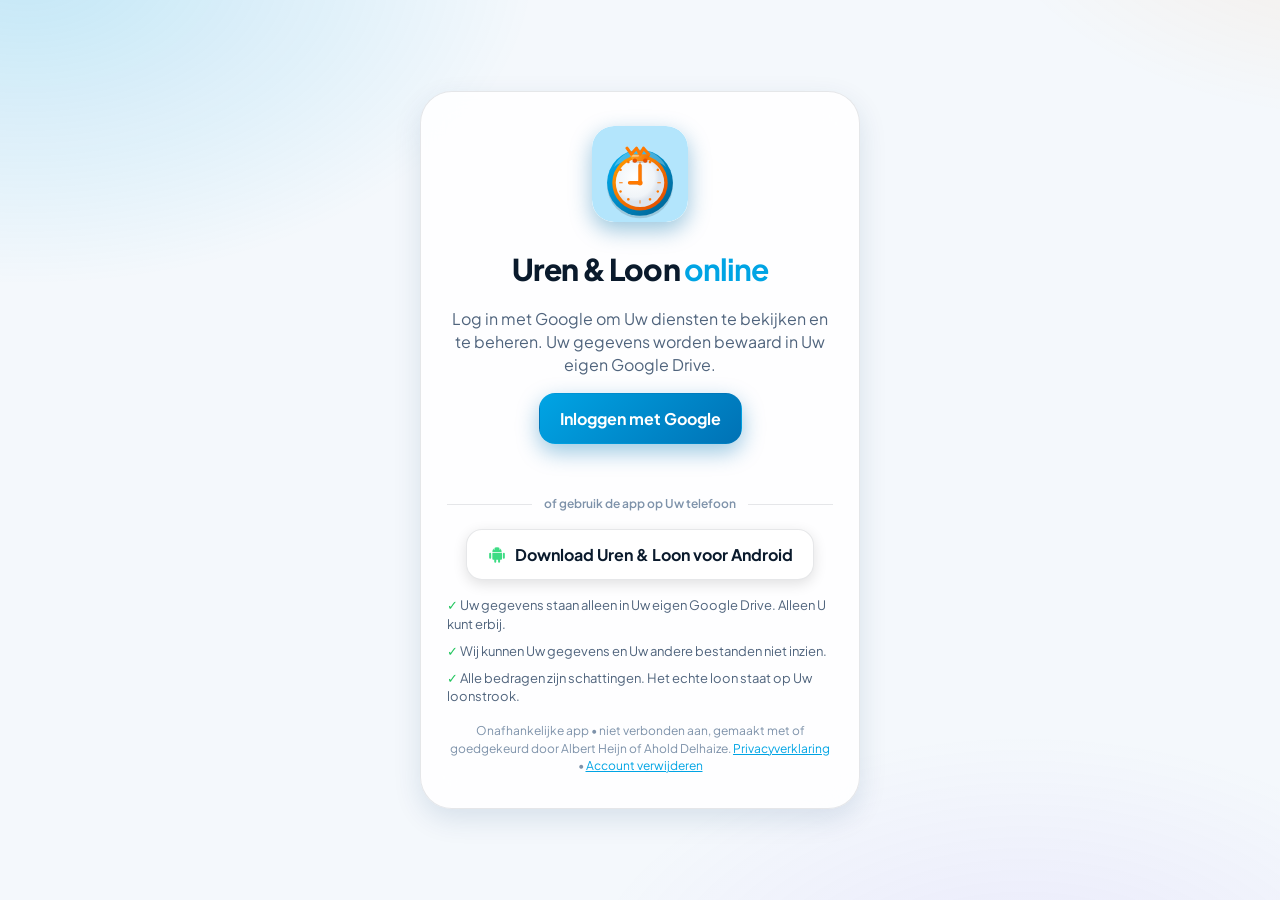
<file: index.html>
<!doctype html>
<html lang="nl">
<head>
  <meta charset="utf-8">
  <meta name="viewport" content="width=device-width, initial-scale=1, viewport-fit=cover">
  <meta name="theme-color" content="#00A4E4">
  <meta name="color-scheme" content="dark light">
  <meta name="description" content="Uren & Loon online: houd Uw werkuren bij en zie ongeveer wat U gaat verdienen. Onafhankelijke app, niet verbonden aan Albert Heijn of Ahold Delhaize.">
  <meta name="referrer" content="no-referrer">
  <title>Uren &amp; Loon online</title>
  <link rel="icon" href="icon.svg" type="image/svg+xml">
  <link rel="icon" href="favicon-32.png" type="image/png" sizes="32x32">
  <link rel="apple-touch-icon" href="apple-touch-icon.png">
  <meta name="apple-mobile-web-app-title" content="Uren & Loon online">
  <meta name="application-name" content="Uren & Loon online">
  <link rel="manifest" href="manifest.webmanifest">
  <link rel="preload" href="fonts/plus-jakarta-sans-latin-400-normal.woff2" as="font" type="font/woff2" crossorigin>
  <link rel="preload" href="fonts/plus-jakarta-sans-latin-800-normal.woff2" as="font" type="font/woff2" crossorigin>
  <link rel="stylesheet" href="style.css">
</head>
<body>
  <noscript><p style="padding:24px;font-family:sans-serif">Uren &amp; Loon online heeft JavaScript nodig om te werken.</p></noscript>

  <!-- Laadscherm -->
  <div id="splash" class="splash" role="status" aria-live="polite">
    <div class="logo-mark big"><img src="icon.svg" alt="" width="96" height="96" decoding="async"></div>
    <h1>Uren &amp; Loon <span class="online">online</span></h1>
    <p>Uw uren en geschatte loon in één overzicht</p>
    <p class="fine">Onafhankelijke app • niet verbonden aan Albert Heijn of Ahold Delhaize</p>
  </div>

  <!-- Inlogscherm: inloggen is verplicht -->
  <main id="login" class="login hidden" aria-labelledby="login-title">
    <div class="login-card">
      <div class="logo-mark big"><img src="icon.svg" alt="" width="96" height="96" decoding="async"></div>
      <h1 id="login-title">Uren &amp; Loon <span class="online">online</span></h1>
      <p class="lead">Log in met Google om Uw diensten te bekijken en te beheren. Uw gegevens worden bewaard in Uw eigen Google Drive.</p>
      <button id="btn-login" class="btn primary" type="button">Inloggen met Google</button>
      <p id="login-msg" class="login-msg" role="alert"></p>
      <div class="login-or"><span>of gebruik de app op Uw telefoon</span></div>
      <button id="btn-android" class="btn android" type="button" aria-haspopup="dialog">
        <svg viewBox="0 0 24 24" width="20" height="20" aria-hidden="true"><path fill="currentColor" d="M17.6 9.5a5.6 5.6 0 0 0-11.2 0zM8.7 6.6a.7.7 0 1 1 0-1.4.7.7 0 0 1 0 1.4zm6.6 0a.7.7 0 1 1 0-1.4.7.7 0 0 1 0 1.4zM6.4 10.4v7.2c0 .8.6 1.4 1.4 1.4h.9v2.4a1.2 1.2 0 0 0 2.4 0V19h2.2v2.4a1.2 1.2 0 0 0 2.4 0V19h.9c.8 0 1.4-.6 1.4-1.4v-7.2zM3.8 10.4a1.2 1.2 0 0 0-1.2 1.2v4.8a1.2 1.2 0 0 0 2.4 0v-4.8a1.2 1.2 0 0 0-1.2-1.2zm16.4 0a1.2 1.2 0 0 0-1.2 1.2v4.8a1.2 1.2 0 0 0 2.4 0v-4.8a1.2 1.2 0 0 0-1.2-1.2z"/></svg>
        Download Uren &amp; Loon voor Android
      </button>
      <ul class="login-points">
        <li>Uw gegevens staan alleen in Uw eigen Google Drive. Alleen U kunt erbij.</li>
        <li>Wij kunnen Uw gegevens en Uw andere bestanden niet inzien.</li>
        <li>Alle bedragen zijn schattingen. Het echte loon staat op Uw loonstrook.</li>
      </ul>
      <p class="fine">Onafhankelijke app • niet verbonden aan, gemaakt met of goedgekeurd door Albert Heijn of Ahold Delhaize. <a href="privacy.html">Privacyverklaring</a> • <a href="#account-verwijderen" id="lnk-delete">Account verwijderen</a></p>
    </div>
  </main>

  <!-- Android-app downloaden: bereikbaar zonder in te loggen -->
  <dialog id="install" class="install-dialog" aria-labelledby="inst-title">
    <form method="dialog" class="inst-head">
      <h2 id="inst-title">Uren &amp; Loon voor Android</h2>
      <button class="inst-close" value="close" aria-label="Sluiten">&times;</button>
    </form>
    <div id="inst-step1">
      <div class="inst-notice">
        <h3>Belangrijk!</h3>
        <ul>
          <li>Gebruik de app uitsluitend voor het doel waarvoor hij bedoeld is: Uw uren bijhouden en Uw loon schatten.</li>
          <li>Pas de app niet zelf aan. Komt U een probleem of fout tegen, stuur mij dan een DM via TikTok. Ik probeer het zo snel mogelijk op te lossen.</li>
          <li>De app bevindt zich momenteel in de testfase. Daardoor kunnen bepaalde functies ontbreken of niet goed werken.</li>
          <li>De app is uitsluitend beschikbaar voor Android.</li>
        </ul>
      </div>
      <p class="inst-text">Voor feedback of het melden van problemen kunt U contact met mij opnemen via een DM op TikTok. Beschrijf daarbij zo duidelijk mogelijk wat er misgaat, zodat ik het probleem kan onderzoeken en waar mogelijk kan aanpassen.</p>
      <p class="inst-version">Uren &amp; Loon versie: 1.5.0</p>
      <label class="inst-agree"><input id="inst-agree" type="checkbox"><span>Ik heb de bovenstaande informatie gelezen en begrijp dat Uren &amp; Loon zich momenteel in de testfase bevindt en dat er fouten of ontbrekende functies kunnen voorkomen.</span></label>
      <button id="inst-go" class="btn primary" type="button" disabled>Installeren!</button>
    </div>
    <div id="inst-step2" hidden></div>
  </dialog>

  <!-- De app -->
  <div id="app" class="app hidden">
    <header class="topbar">
      <div>
                <h1 id="title" class="title"></h1>
      </div>
      <div class="topbar-right">
        <button id="sync-pill" class="sync-pill" type="button" aria-live="polite"></button>
        <div class="logo-mark small" aria-hidden="true"><img src="icon.svg" alt="" width="40" height="40" decoding="async"></div>
      </div>
    </header>
    <div id="period-bar" class="period-bar" role="tablist" aria-label="Loonperiode"></div>
    <main id="view" class="view"></main>

    <nav class="nav" aria-label="Hoofdnavigatie">
      <div class="nav-brand" aria-hidden="true"><div class="logo-mark small"><img src="icon.svg" alt="" width="40" height="40" decoding="async"></div><div><b>Uren &amp; Loon <span class="online">online</span></b><small>Uw uren en loon</small></div></div>
      <div class="nav-pill" id="nav-pill">
        <span class="nav-indicator" id="nav-ind"></span>
        <button data-tab="dashboard" type="button"><svg viewBox="0 0 24 24" aria-hidden="true"><path d="M3 13h8V3H3v10zm0 8h8v-6H3v6zm10 0h8V11h-8v10zm0-18v6h8V3h-8z"/></svg><span>Dashboard</span></button>
        <button data-tab="shifts" type="button"><svg viewBox="0 0 24 24" aria-hidden="true"><path d="M7 2v2H5a2 2 0 0 0-2 2v14a2 2 0 0 0 2 2h14a2 2 0 0 0 2-2V6a2 2 0 0 0-2-2h-2V2h-2v2H9V2H7zm-2 8h14v10H5V10z"/></svg><span>Shifts</span></button>
        <button data-tab="settings" type="button"><svg viewBox="0 0 24 24" aria-hidden="true"><path d="M19.4 13a7.8 7.8 0 0 0 0-2l2.1-1.6a.5.5 0 0 0 .1-.6l-2-3.5a.5.5 0 0 0-.6-.2l-2.5 1a7.3 7.3 0 0 0-1.7-1l-.4-2.6a.5.5 0 0 0-.5-.4h-4a.5.5 0 0 0-.5.4l-.4 2.6c-.6.3-1.2.6-1.7 1l-2.5-1a.5.5 0 0 0-.6.2l-2 3.5a.5.5 0 0 0 .1.6L4.6 11a7.8 7.8 0 0 0 0 2l-2.1 1.6a.5.5 0 0 0-.1.6l2 3.5c.1.2.4.3.6.2l2.5-1c.5.4 1.1.7 1.7 1l.4 2.6c0 .2.2.4.5.4h4c.3 0 .5-.2.5-.4l.4-2.6c.6-.3 1.2-.6 1.7-1l2.5 1c.2.1.5 0 .6-.2l2-3.5a.5.5 0 0 0-.1-.6L19.4 13zM12 15.5a3.5 3.5 0 1 1 0-7 3.5 3.5 0 0 1 0 7z"/></svg><span>Instellingen</span></button>
      </div>
      <button id="fab" class="fab" type="button" aria-label="Nieuwe dienst"><svg viewBox="0 0 24 24" aria-hidden="true"><path d="M19 13h-6v6h-2v-6H5v-2h6V5h2v6h6v2z"/></svg></button>
      <p class="nav-foot">Onafhankelijke app • niet verbonden aan Albert Heijn of Ahold Delhaize</p>
    </nav>
  </div>

  <div id="modal-root"></div>
  <div id="snackbar" class="snackbar" role="status" aria-live="polite"></div>

  <script type="module" src="app.js"></script>
</body>
</html>
</file>
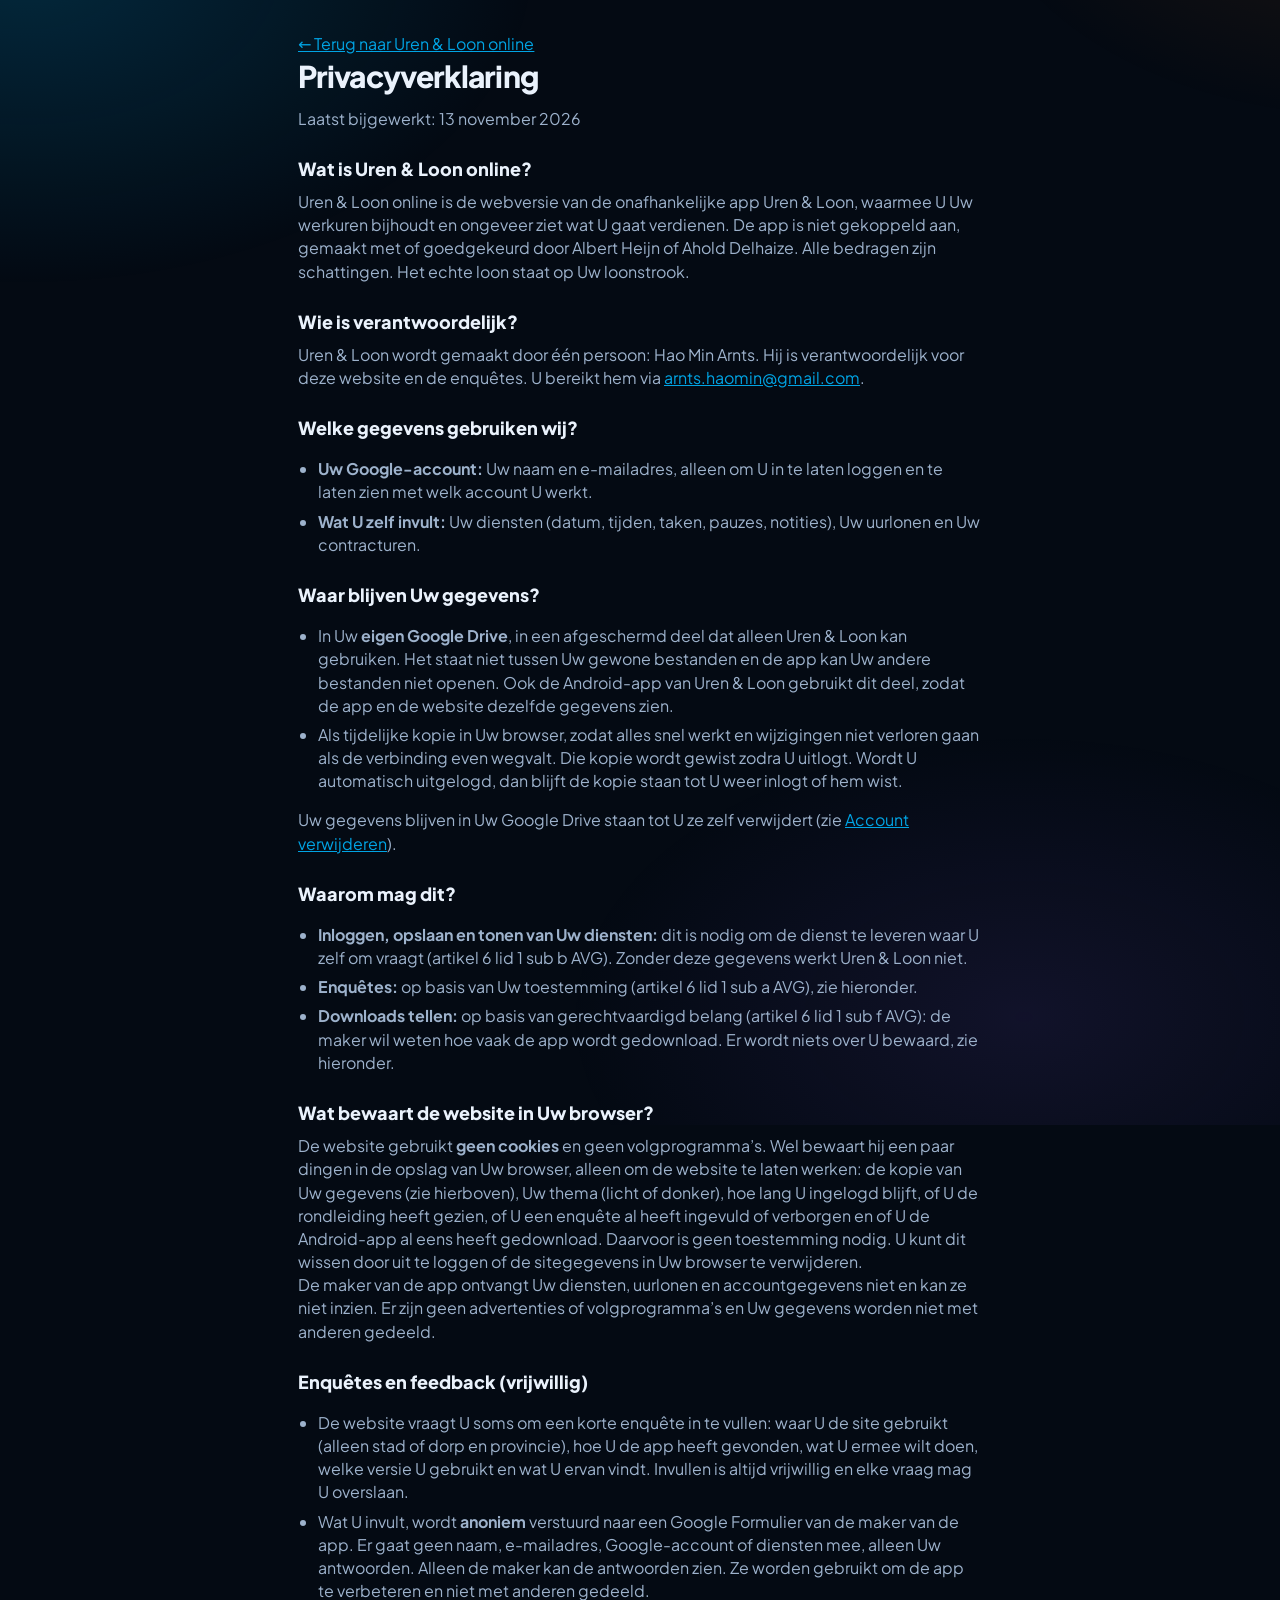
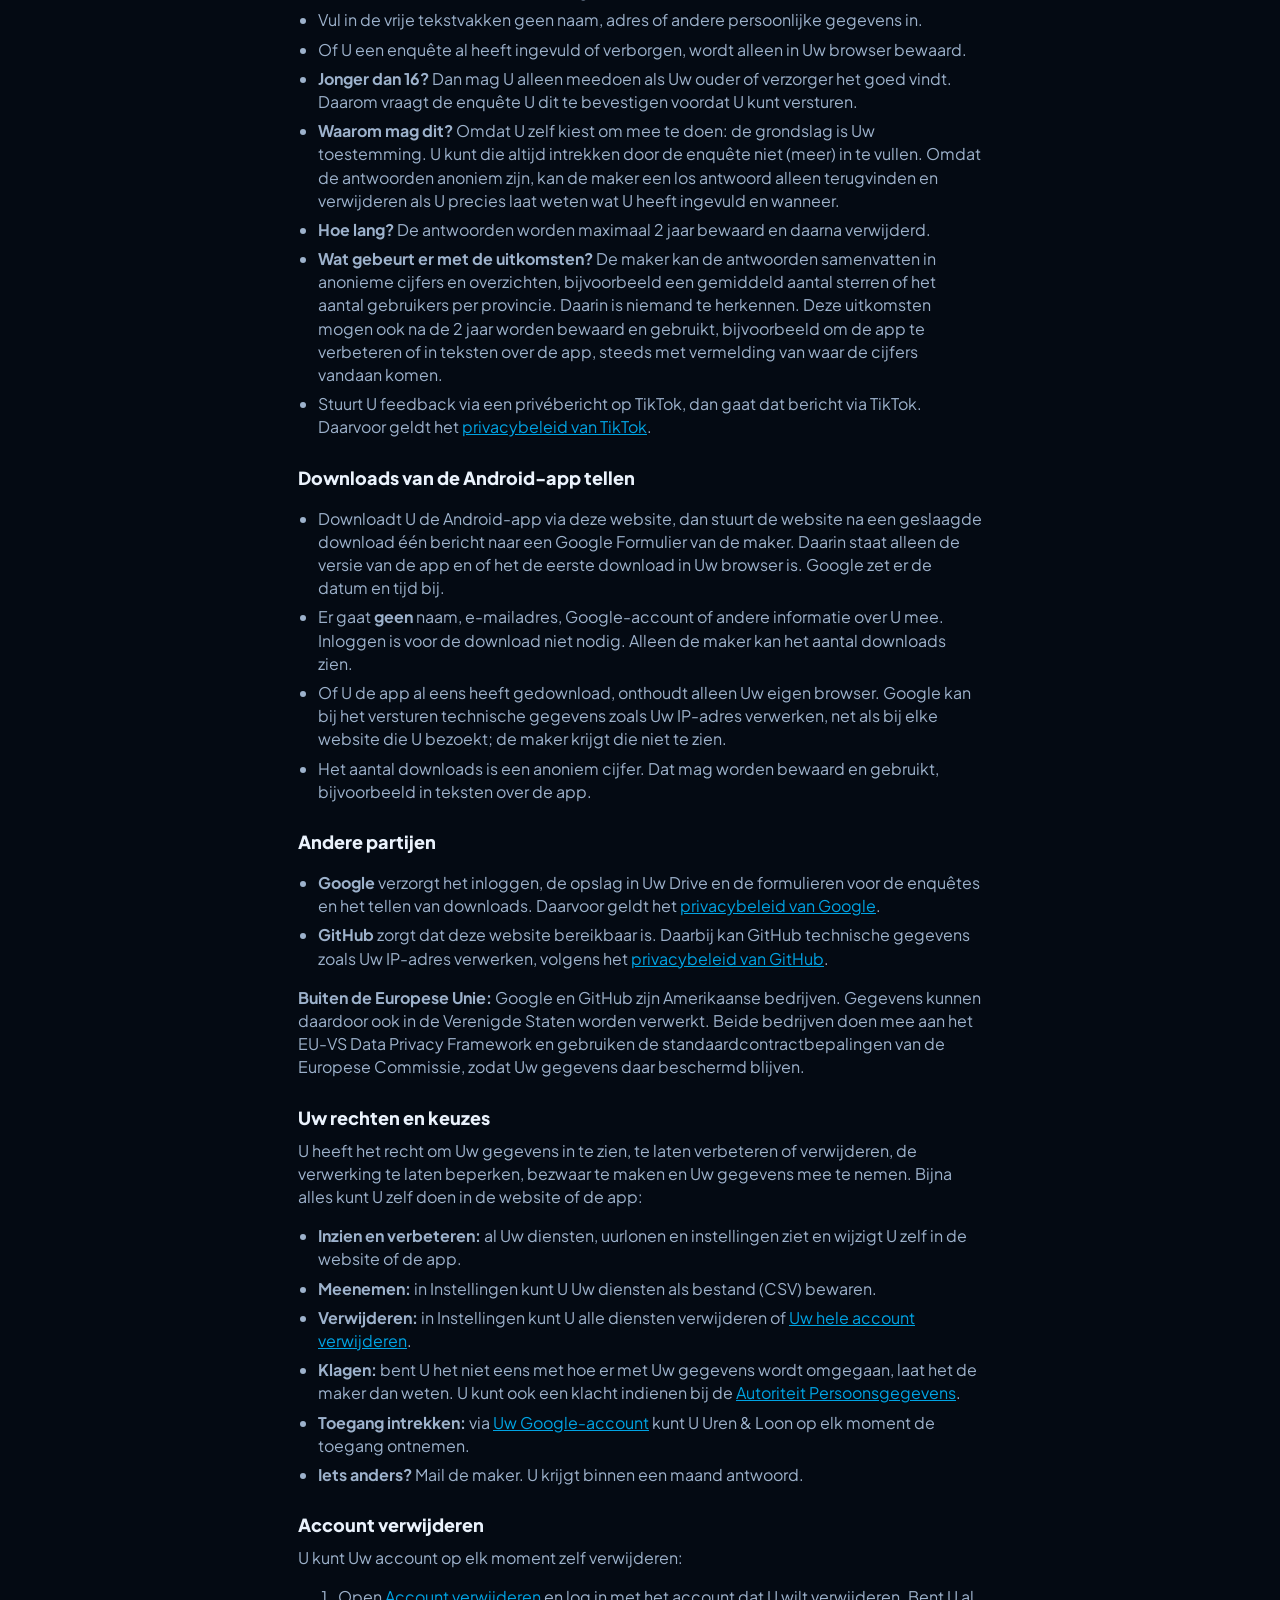
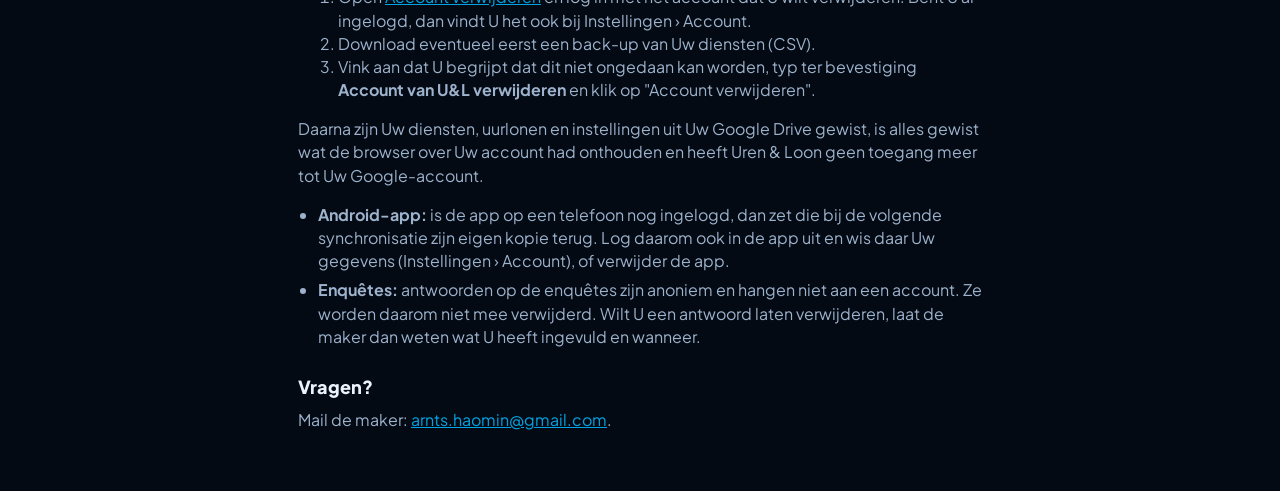
<file: privacy.html>
<!doctype html>
<html lang="nl">
<head>
  <meta charset="utf-8">
  <meta name="viewport" content="width=device-width, initial-scale=1">
  <meta name="referrer" content="no-referrer">
  <title>Privacyverklaring • Uren &amp; Loon online</title>
  <link rel="icon" href="icon.svg" type="image/svg+xml">
  <link rel="icon" href="favicon-32.png" type="image/png" sizes="32x32">
  <link rel="apple-touch-icon" href="apple-touch-icon.png">
  <link rel="stylesheet" href="style.css">
</head>
<body>
  <main class="legal">
    <p><a href="index.html">← Terug naar Uren &amp; Loon online</a></p>
    <h1>Privacyverklaring</h1>
    <p>Laatst bijgewerkt: 13 november 2026</p>

    <h2>Wat is Uren &amp; Loon online?</h2>
    <p>Uren &amp; Loon online is de webversie van de onafhankelijke app Uren &amp; Loon, waarmee U Uw werkuren bijhoudt en ongeveer ziet wat U gaat verdienen. De app is niet gekoppeld aan, gemaakt met of goedgekeurd door Albert Heijn of Ahold Delhaize. Alle bedragen zijn schattingen. Het echte loon staat op Uw loonstrook.</p>

    <h2>Wie is verantwoordelijk?</h2>
    <p>Uren &amp; Loon wordt gemaakt door één persoon: Hao Min Arnts. Hij is verantwoordelijk voor deze website en de enquêtes. U bereikt hem via <a href="mailto:arnts.haomin@gmail.com">arnts.haomin@gmail.com</a>.</p>

    <h2>Welke gegevens gebruiken wij?</h2>
    <ul>
      <li><b>Uw Google-account:</b> Uw naam en e-mailadres, alleen om U in te laten loggen en te laten zien met welk account U werkt.</li>
      <li><b>Wat U zelf invult:</b> Uw diensten (datum, tijden, taken, pauzes, notities), Uw uurlonen en Uw contracturen.</li>
    </ul>

    <h2>Waar blijven Uw gegevens?</h2>
    <ul>
      <li>In Uw <b>eigen Google Drive</b>, in een afgeschermd deel dat alleen Uren &amp; Loon kan gebruiken. Het staat niet tussen Uw gewone bestanden en de app kan Uw andere bestanden niet openen. Ook de Android-app van Uren &amp; Loon gebruikt dit deel, zodat de app en de website dezelfde gegevens zien.</li>
      <li>Als tijdelijke kopie in Uw browser, zodat alles snel werkt en wijzigingen niet verloren gaan als de verbinding even wegvalt. Die kopie wordt gewist zodra U uitlogt. Wordt U automatisch uitgelogd, dan blijft de kopie staan tot U weer inlogt of hem wist.</li>
    </ul>
    <p>Uw gegevens blijven in Uw Google Drive staan tot U ze zelf verwijdert (zie <a href="#account-verwijderen">Account verwijderen</a>).</p>

    <h2>Waarom mag dit?</h2>
    <ul>
      <li><b>Inloggen, opslaan en tonen van Uw diensten:</b> dit is nodig om de dienst te leveren waar U zelf om vraagt (artikel 6 lid 1 sub b AVG). Zonder deze gegevens werkt Uren &amp; Loon niet.</li>
      <li><b>Enquêtes:</b> op basis van Uw toestemming (artikel 6 lid 1 sub a AVG), zie hieronder.</li>
      <li><b>Downloads tellen:</b> op basis van gerechtvaardigd belang (artikel 6 lid 1 sub f AVG): de maker wil weten hoe vaak de app wordt gedownload. Er wordt niets over U bewaard, zie hieronder.</li>
    </ul>

    <h2>Wat bewaart de website in Uw browser?</h2>
    <p>De website gebruikt <b>geen cookies</b> en geen volgprogramma’s. Wel bewaart hij een paar dingen in de opslag van Uw browser, alleen om de website te laten werken: de kopie van Uw gegevens (zie hierboven), Uw thema (licht of donker), hoe lang U ingelogd blijft, of U de rondleiding heeft gezien, of U een enquête al heeft ingevuld of verborgen en of U de Android-app al eens heeft gedownload. Daarvoor is geen toestemming nodig. U kunt dit wissen door uit te loggen of de sitegegevens in Uw browser te verwijderen.</p>
    <p>De maker van de app ontvangt Uw diensten, uurlonen en accountgegevens niet en kan ze niet inzien. Er zijn geen advertenties of volgprogramma’s en Uw gegevens worden niet met anderen gedeeld.</p>

    <h2>Enquêtes en feedback (vrijwillig)</h2>
    <ul>
      <li>De website vraagt U soms om een korte enquête in te vullen: waar U de site gebruikt (alleen stad of dorp en provincie), hoe U de app heeft gevonden, wat U ermee wilt doen, welke versie U gebruikt en wat U ervan vindt. Invullen is altijd vrijwillig en elke vraag mag U overslaan.</li>
      <li>Wat U invult, wordt <b>anoniem</b> verstuurd naar een Google Formulier van de maker van de app. Er gaat geen naam, e-mailadres, Google-account of diensten mee, alleen Uw antwoorden. Alleen de maker kan de antwoorden zien. Ze worden gebruikt om de app te verbeteren en niet met anderen gedeeld.</li>
      <li>Vul in de vrije tekstvakken geen naam, adres of andere persoonlijke gegevens in.</li>
      <li>Of U een enquête al heeft ingevuld of verborgen, wordt alleen in Uw browser bewaard.</li>
      <li><b>Jonger dan 16?</b> Dan mag U alleen meedoen als Uw ouder of verzorger het goed vindt. Daarom vraagt de enquête U dit te bevestigen voordat U kunt versturen.</li>
      <li><b>Waarom mag dit?</b> Omdat U zelf kiest om mee te doen: de grondslag is Uw toestemming. U kunt die altijd intrekken door de enquête niet (meer) in te vullen. Omdat de antwoorden anoniem zijn, kan de maker een los antwoord alleen terugvinden en verwijderen als U precies laat weten wat U heeft ingevuld en wanneer.</li>
      <li><b>Hoe lang?</b> De antwoorden worden maximaal 2 jaar bewaard en daarna verwijderd.</li>
      <li><b>Wat gebeurt er met de uitkomsten?</b> De maker kan de antwoorden samenvatten in anonieme cijfers en overzichten, bijvoorbeeld een gemiddeld aantal sterren of het aantal gebruikers per provincie. Daarin is niemand te herkennen. Deze uitkomsten mogen ook na de 2 jaar worden bewaard en gebruikt, bijvoorbeeld om de app te verbeteren of in teksten over de app, steeds met vermelding van waar de cijfers vandaan komen.</li>
      <li>Stuurt U feedback via een privébericht op TikTok, dan gaat dat bericht via TikTok. Daarvoor geldt het <a href="https://www.tiktok.com/legal/privacy-policy-eea" rel="noopener noreferrer">privacybeleid van TikTok</a>.</li>
    </ul>

    <h2>Downloads van de Android-app tellen</h2>
    <ul>
      <li>Downloadt U de Android-app via deze website, dan stuurt de website na een geslaagde download één bericht naar een Google Formulier van de maker. Daarin staat alleen de versie van de app en of het de eerste download in Uw browser is. Google zet er de datum en tijd bij.</li>
      <li>Er gaat <b>geen</b> naam, e-mailadres, Google-account of andere informatie over U mee. Inloggen is voor de download niet nodig. Alleen de maker kan het aantal downloads zien.</li>
      <li>Of U de app al eens heeft gedownload, onthoudt alleen Uw eigen browser. Google kan bij het versturen technische gegevens zoals Uw IP-adres verwerken, net als bij elke website die U bezoekt; de maker krijgt die niet te zien.</li>
      <li>Het aantal downloads is een anoniem cijfer. Dat mag worden bewaard en gebruikt, bijvoorbeeld in teksten over de app.</li>
    </ul>

    <h2>Andere partijen</h2>
    <ul>
      <li><b>Google</b> verzorgt het inloggen, de opslag in Uw Drive en de formulieren voor de enquêtes en het tellen van downloads. Daarvoor geldt het <a href="https://policies.google.com/privacy" rel="noopener noreferrer">privacybeleid van Google</a>.</li>
      <li><b>GitHub</b> zorgt dat deze website bereikbaar is. Daarbij kan GitHub technische gegevens zoals Uw IP-adres verwerken, volgens het <a href="https://docs.github.com/site-policy/privacy-policies/github-general-privacy-statement" rel="noopener noreferrer">privacybeleid van GitHub</a>.</li>
    </ul>
    <p><b>Buiten de Europese Unie:</b> Google en GitHub zijn Amerikaanse bedrijven. Gegevens kunnen daardoor ook in de Verenigde Staten worden verwerkt. Beide bedrijven doen mee aan het EU-VS Data Privacy Framework en gebruiken de standaardcontractbepalingen van de Europese Commissie, zodat Uw gegevens daar beschermd blijven.</p>

    <h2>Uw rechten en keuzes</h2>
    <p>U heeft het recht om Uw gegevens in te zien, te laten verbeteren of verwijderen, de verwerking te laten beperken, bezwaar te maken en Uw gegevens mee te nemen. Bijna alles kunt U zelf doen in de website of de app:</p>
    <ul>
      <li><b>Inzien en verbeteren:</b> al Uw diensten, uurlonen en instellingen ziet en wijzigt U zelf in de website of de app.</li>
      <li><b>Meenemen:</b> in Instellingen kunt U Uw diensten als bestand (CSV) bewaren.</li>
      <li><b>Verwijderen:</b> in Instellingen kunt U alle diensten verwijderen of <a href="#account-verwijderen">Uw hele account verwijderen</a>.</li>
      <li><b>Klagen:</b> bent U het niet eens met hoe er met Uw gegevens wordt omgegaan, laat het de maker dan weten. U kunt ook een klacht indienen bij de <a href="https://autoriteitpersoonsgegevens.nl" rel="noopener noreferrer">Autoriteit Persoonsgegevens</a>.</li>
      <li><b>Toegang intrekken:</b> via <a href="https://myaccount.google.com/permissions" rel="noopener noreferrer">Uw Google-account</a> kunt U Uren &amp; Loon op elk moment de toegang ontnemen.</li>
      <li><b>Iets anders?</b> Mail de maker. U krijgt binnen een maand antwoord.</li>
    </ul>

    <h2 id="account-verwijderen">Account verwijderen</h2>
    <p>U kunt Uw account op elk moment zelf verwijderen:</p>
    <ol>
      <li>Open <a href="index.html#account-verwijderen">Account verwijderen</a> en log in met het account dat U wilt verwijderen. Bent U al ingelogd, dan vindt U het ook bij Instellingen › Account.</li>
      <li>Download eventueel eerst een back-up van Uw diensten (CSV).</li>
      <li>Vink aan dat U begrijpt dat dit niet ongedaan kan worden, typ ter bevestiging <b>Account van U&amp;L verwijderen</b> en klik op "Account verwijderen".</li>
    </ol>
    <p>Daarna zijn Uw diensten, uurlonen en instellingen uit Uw Google Drive gewist, is alles gewist wat de browser over Uw account had onthouden en heeft Uren &amp; Loon geen toegang meer tot Uw Google-account.</p>
    <ul>
      <li><b>Android-app:</b> is de app op een telefoon nog ingelogd, dan zet die bij de volgende synchronisatie zijn eigen kopie terug. Log daarom ook in de app uit en wis daar Uw gegevens (Instellingen › Account), of verwijder de app.</li>
      <li><b>Enquêtes:</b> antwoorden op de enquêtes zijn anoniem en hangen niet aan een account. Ze worden daarom niet mee verwijderd. Wilt U een antwoord laten verwijderen, laat de maker dan weten wat U heeft ingevuld en wanneer.</li>
    </ul>

    <h2>Vragen?</h2>
    <p>Mail de maker: <a href="mailto:arnts.haomin@gmail.com">arnts.haomin@gmail.com</a>.</p>
  </main>
</body>
</html>
</file>
<file: style.css>
@font-face{font-family:Plus Jakarta Sans;font-weight:400;font-display:swap;src:url(fonts/plus-jakarta-sans-latin-400-normal.woff2) format("woff2")}@font-face{font-family:Plus Jakarta Sans;font-weight:500;font-display:swap;src:url(fonts/plus-jakarta-sans-latin-500-normal.woff2) format("woff2")}@font-face{font-family:Plus Jakarta Sans;font-weight:600;font-display:swap;src:url(fonts/plus-jakarta-sans-latin-600-normal.woff2) format("woff2")}@font-face{font-family:Plus Jakarta Sans;font-weight:700;font-display:swap;src:url(fonts/plus-jakarta-sans-latin-700-normal.woff2) format("woff2")}@font-face{font-family:Plus Jakarta Sans;font-weight:800;font-display:swap;src:url(fonts/plus-jakarta-sans-latin-800-normal.woff2) format("woff2")}:root{--blue: #00A4E4;--blue-deep: #0072B5;--blue-light: #6FD3FA;--orange: #FF7900;--orange-soft: #FFA34F;--green: #22C55E;--red: #EF4444;--amber: #F59E0B;--violet: #8B5CF6;--teal: #14B8A6;--radius: 26px;--ease: cubic-bezier(.2, .8, .2, 1);color-scheme:dark;--bg: #040A13;--bg2: #0A1626;--card: rgba(20, 36, 58, .72);--card-solid: #0F1D31;--line: rgba(120, 160, 210, .16);--text: #EAF2FC;--muted: #9DB2CC;--faint: #6F86A3;--shadow: 0 10px 30px rgba(0, 0, 0, .35)}:root[data-theme=light]{color-scheme:light;--bg: #F4F8FC;--bg2: #EAF1F9;--card: rgba(255, 255, 255, .85);--card-solid: #FFFFFF;--line: rgba(10, 26, 44, .1);--text: #0A1A2C;--muted: #50647D;--faint: #7E92AA;--shadow: 0 10px 28px rgba(10, 60, 110, .12)}@media(prefers-color-scheme:light){:root[data-theme=system]{color-scheme:light;--bg: #F4F8FC;--bg2: #EAF1F9;--card: rgba(255, 255, 255, .85);--card-solid: #FFFFFF;--line: rgba(10, 26, 44, .1);--text: #0A1A2C;--muted: #50647D;--faint: #7E92AA;--shadow: 0 10px 28px rgba(10, 60, 110, .12)}}*{box-sizing:border-box;-webkit-tap-highlight-color:transparent}html,body{margin:0;min-height:100%}body{font-family:Plus Jakarta Sans,system-ui,-apple-system,Segoe UI,Roboto,sans-serif;background:var(--bg);color:var(--text);line-height:1.45}.hidden{display:none!important}h1,h2,h3,p{margin:0}button{font:inherit;color:inherit;cursor:pointer;border:0;background:none}input,select,textarea{font:inherit;color:inherit}a{color:var(--blue)}:focus-visible{outline:3px solid var(--orange);outline-offset:2px;border-radius:10px}.logo-mark{display:grid;place-items:center;border-radius:22.9%;box-shadow:0 8px 22px #006eaa66;flex:none}.logo-mark img{width:100%;height:100%;display:block;border-radius:inherit}.logo-mark.small{width:40px;height:40px;border-radius:22.9%;box-shadow:0 4px 12px #006eaa59}.logo-mark.big{width:96px;height:96px;position:relative}.splash .logo-mark.big:after{content:"";position:absolute;inset:-10px;border-radius:50%;border:4px solid transparent;border-top-color:var(--orange);border-right-color:var(--blue-light);animation:spin 2.4s linear infinite}.online{color:var(--blue);font-weight:700}@keyframes spin{to{transform:rotate(360deg)}}.splash,.login{min-height:100vh;min-height:100dvh;display:grid;place-items:center;text-align:center;padding:24px}.splash{position:fixed;inset:0;z-index:100;background:var(--bg);gap:10px;align-content:center;transition:opacity .4s var(--ease),transform .4s var(--ease)}.splash.out{opacity:0;transform:scale(1.04);pointer-events:none}.splash h1{font-size:30px;font-weight:800;letter-spacing:-.03em;margin-top:18px}.splash p{color:var(--muted)}.fine{font-size:12px;color:var(--faint);max-width:420px;margin-inline:auto}.login-card{width:min(440px,100%);background:var(--card);border:1px solid var(--line);border-radius:32px;padding:34px 26px;box-shadow:var(--shadow);backdrop-filter:blur(18px);display:grid;gap:16px;justify-items:center;animation:rise .6s var(--ease) both}.login-card h1{font-size:30px;font-weight:800;letter-spacing:-.03em;margin-top:10px}.lead{color:var(--muted)}.login-msg{min-height:1.4em;color:var(--red);font-size:14px;font-weight:600}.login-msg.info{color:var(--amber)}.login-points{list-style:none;padding:0;margin:0;display:grid;gap:8px;text-align:left;font-size:13px;color:var(--muted)}.login-points li:before{content:"\2713  ";color:var(--green);font-weight:800}.btn{display:inline-flex;align-items:center;justify-content:center;gap:8px;padding:13px 20px;border-radius:16px;font-weight:700;background:var(--card-solid);border:1px solid var(--line);transition:transform .15s var(--ease),filter .15s;min-height:46px}.btn:active{transform:scale(.96)}.btn.primary{background:linear-gradient(135deg,var(--blue),var(--blue-deep));color:#fff;border-color:transparent;box-shadow:0 8px 22px #0072b566}.btn.accent{background:linear-gradient(135deg,var(--orange-soft),var(--orange));color:#fff;border-color:transparent}.btn.danger{color:var(--red);border-color:#ef444466}.btn.small{padding:8px 14px;min-height:36px;font-size:14px;border-radius:12px}.btn[disabled]{opacity:.5;pointer-events:none}.app{max-width:1360px;margin:0 auto;padding:calc(env(safe-area-inset-top) + 18px) clamp(14px,3vw,40px) 140px}.topbar{display:flex;align-items:center;justify-content:space-between;gap:12px;margin-bottom:14px}.greeting{color:var(--muted);font-size:14px;font-weight:600}.title{font-size:28px;font-weight:800;letter-spacing:-.03em}.topbar-right{display:flex;align-items:center;gap:10px}.sync-pill{font-size:12px;font-weight:700;padding:7px 12px;border-radius:999px;background:var(--card);border:1px solid var(--line);color:var(--muted);display:inline-flex;gap:6px;align-items:center}.sync-pill:before{content:"";width:8px;height:8px;border-radius:50%;background:var(--green)}.sync-pill.busy:before{background:var(--amber);animation:pulse 1s infinite}.sync-pill.off:before{background:var(--faint)}.sync-pill.err:before{background:var(--red)}@keyframes pulse{50%{opacity:.3}}.period-bar{display:flex;flex-direction:column;gap:8px;padding:4px 0 12px}.pb-top{display:flex;align-items:center;gap:8px;flex-wrap:wrap}.pb-sep{width:1px;height:22px;background:var(--line);margin-inline:2px}.pb-row{display:flex;align-items:center;gap:6px;min-width:0}.pb-scroll{display:flex;gap:8px;flex:1;min-width:0;overflow-x:auto;padding:4px 4px 10px;scrollbar-width:thin;scrollbar-color:var(--line) transparent;cursor:grab;outline:none;overscroll-behavior-x:contain}.pb-scroll.drag{cursor:grabbing;user-select:none}.pb-scroll::-webkit-scrollbar{height:6px}.pb-scroll::-webkit-scrollbar-thumb{background:var(--line);border-radius:6px}.pb-scroll:focus-visible{box-shadow:0 0 0 2px var(--blue);border-radius:12px}.pb-arrow{flex:none;width:32px;height:32px;border-radius:50%;border:1px solid var(--line);background:var(--card);color:var(--muted);font-size:20px;line-height:1;font-weight:700;display:grid;place-items:center;padding:0 0 2px;transition:opacity .2s,transform .15s var(--ease)}.pb-arrow:disabled{opacity:.3;pointer-events:none}.pb-arrow:active{transform:scale(.92)}.period-bar.pb-fits .pb-arrow{display:none}.chip{flex:none;padding:8px 14px;border-radius:999px;border:1px solid var(--glass-border, var(--line));background:var(--card);font-size:14px;font-weight:600;color:var(--text);transition:transform .15s var(--ease),background .2s;white-space:nowrap;position:relative}.chip:active{transform:scale(.95)}.chip.on{background:linear-gradient(90deg,var(--blue),var(--blue-deep));border-color:transparent;color:#fff;font-weight:700}.chip.now:after{content:none}.chip.static{cursor:default}.view{display:grid;gap:14px}.card{background:var(--card);border:1px solid var(--line);border-radius:var(--radius);padding:18px;box-shadow:var(--shadow)}@keyframes rise{0%{opacity:0;transform:translateY(18px) scale(.98)}to{opacity:1;transform:none}}.card h2{font-size:13px;font-weight:800;letter-spacing:.08em;text-transform:uppercase;color:var(--muted);margin-bottom:12px}.muted{color:var(--muted)}.row{display:flex;align-items:center;justify-content:space-between;gap:12px}.stack{display:grid;gap:10px}.hero{color:#fff;border:0;position:relative;overflow:hidden;padding:22px;background:linear-gradient(135deg,#0094d4,#0072b5 55%,#005a94)}.hero:before{content:"";position:absolute;inset:-40%;background:radial-gradient(closest-side,rgba(111,211,250,.45),transparent 70%) 20% 30% / 60% 60% no-repeat,radial-gradient(closest-side,rgba(255,121,0,.35),transparent 70%) 85% 80% / 55% 55% no-repeat;animation:drift 14s ease-in-out infinite alternate}@keyframes drift{to{transform:translate(8%,-6%) rotate(8deg)}}.hero:after{content:"";position:absolute;inset:0;background:linear-gradient(110deg,transparent 35%,rgba(255,255,255,.14) 50%,transparent 65%);background-size:250% 100%;animation:shimmer 5s ease-in-out infinite}@keyframes shimmer{0%{background-position:150% 0}to{background-position:-50% 0}}.hero>*{position:relative;z-index:1}.hero .label{font-size:13px;font-weight:800;letter-spacing:.08em;text-transform:uppercase;opacity:.85}.hero .amount{font-size:clamp(38px,11vw,56px);font-weight:800;letter-spacing:-.04em;line-height:1.05;margin:6px 0 4px;font-variant-numeric:tabular-nums}.hero .note{opacity:.9;font-size:14px}.hero-top{display:flex;justify-content:space-between;gap:12px;align-items:flex-start}.ring{width:78px;height:78px;flex:none;position:relative}.ring svg{width:100%;height:100%;transform:rotate(-90deg)}.ring .track{stroke:#ffffff40}.ring .bar{stroke:#fff;stroke-linecap:round;transition:stroke-dashoffset 1.2s var(--ease)}.ring .txt{position:absolute;inset:0;display:grid;place-items:center;text-align:center;font-weight:800;font-size:20px;line-height:1}.ring .txt small{display:block;font-size:9px;font-weight:700;opacity:.85;letter-spacing:.04em;margin-top:2px}.hero-stats{display:grid;grid-template-columns:repeat(3,1fr);gap:8px;margin-top:18px}.hero-stats div{background:#ffffff29;border-radius:16px;padding:10px 12px}.hero-stats b{display:block;font-size:17px;font-weight:800;font-variant-numeric:tabular-nums}.hero-stats span{font-size:11px;font-weight:700;opacity:.85;text-transform:uppercase;letter-spacing:.06em}.progress{height:10px;border-radius:99px;background:var(--line);overflow:hidden}.progress>i{display:block;height:100%;border-radius:99px;background:linear-gradient(90deg,var(--blue),var(--blue-light));transition:width 1s var(--ease)}.big-num{font-size:26px;font-weight:800;letter-spacing:-.03em;font-variant-numeric:tabular-nums}.pos{color:var(--green)}.neg{color:var(--red)}.balance-bar{position:relative;height:14px;border-radius:99px;background:var(--line);margin:14px 0 6px}.balance-bar .planned{position:absolute;inset:0 auto 0 0;border-radius:99px;background:color-mix(in srgb,var(--blue) 40%,transparent)}.balance-bar .worked{position:absolute;inset:0 auto 0 0;border-radius:99px;background:var(--blue)}.balance-bar .contract{position:absolute;top:-5px;bottom:-5px;width:3px;background:var(--orange);border-radius:2px}.legend{display:flex;flex-wrap:wrap;gap:14px;font-size:12px;color:var(--muted)}.legend i{display:inline-block;width:10px;height:10px;border-radius:3px;margin-right:5px;vertical-align:-1px}.bars{display:flex;align-items:flex-end;gap:4px;height:150px;padding-top:10px}.bars .b{flex:1;min-width:4px;display:flex;flex-direction:column;justify-content:flex-end;align-items:center;height:100%;position:relative}.bars .b i{display:block;width:100%;border-radius:6px 6px 2px 2px;background:linear-gradient(180deg,var(--blue-light),var(--blue));min-height:2px;transform-origin:bottom;transition:filter .2s,transform .2s var(--ease)}.bars .b.sur i{background:linear-gradient(180deg,var(--orange-soft),var(--orange))}@keyframes grow{0%{transform:scaleY(0)}}.bars-axis{display:flex;justify-content:space-between;font-size:11px;color:var(--faint);margin-top:6px}.chart-readout{min-height:1.4em;font-size:14px;font-weight:700;margin-bottom:4px}.tiles{display:grid;grid-template-columns:repeat(2,1fr);gap:12px}.tile{background:var(--card);border:1px solid var(--line);border-radius:22px;padding:14px 16px}.tile span{font-size:11px;font-weight:800;letter-spacing:.08em;text-transform:uppercase;color:var(--muted)}.tile b{display:block;font-size:22px;font-weight:800;letter-spacing:-.03em;margin-top:4px;font-variant-numeric:tabular-nums}.tile small{color:var(--faint);font-size:12px}.disclaimer{text-align:center;font-size:12px;color:var(--faint);padding:4px 12px}.empty{text-align:center;padding:34px 20px;display:grid;gap:12px;justify-items:center}.empty h2{text-transform:none;letter-spacing:-.02em;font-size:20px;color:var(--text);margin:0}.week-head{display:flex;justify-content:space-between;font-size:13px;font-weight:800;color:var(--muted);letter-spacing:.04em;text-transform:uppercase;padding:8px 4px 0}.shift{display:grid;grid-template-columns:56px 1fr auto;gap:14px;align-items:center;padding:14px;border-radius:22px;background:var(--card);border:1px solid var(--line);text-align:left;width:100%;transition:transform .2s var(--ease),border-color .2s,box-shadow .2s}.shift:active{transform:scale(.98)}.date-block{width:56px;height:62px;border-radius:16px;display:grid;place-items:center;align-content:center;color:#fff;font-weight:800;line-height:1.1}.date-block small{font-size:11px;opacity:.9;text-transform:uppercase;letter-spacing:.06em}.date-block b{font-size:22px}.shift .times{font-weight:800;font-size:16px}.shift .sub{font-size:13px;color:var(--muted)}.shift .money{text-align:right;font-weight:800;font-size:17px;font-variant-numeric:tabular-nums}.shift .money small{display:block;font-size:12px;font-weight:600;color:var(--orange)}.seg{display:flex;height:6px;border-radius:99px;overflow:hidden;margin-top:8px;gap:1px}.seg i{display:block;height:100%}.pills{display:flex;flex-wrap:wrap;gap:6px;margin-top:8px}.pill{font-size:11px;font-weight:800;padding:3px 9px;border-radius:99px;background:var(--line);color:var(--muted)}.pill.o{background:#ff790029;color:var(--orange)}.pill.b{background:#00a4e429;color:var(--blue)}.pill.y{background:#f59e0b2e;color:var(--amber)}.pill.g,.pill.live{background:#22c55e29;color:var(--green, #16a34a)}.shift-wrap{display:grid;gap:6px}.shift-actions{display:flex;gap:8px;justify-content:flex-end}.sum-row{display:grid;grid-template-columns:repeat(3,1fr);gap:8px;text-align:center}.sum-row b{display:block;font-size:19px;font-weight:800;font-variant-numeric:tabular-nums}.sum-row span{font-size:11px;font-weight:700;color:var(--muted);text-transform:uppercase;letter-spacing:.06em}.filters{display:flex;gap:8px;overflow-x:auto;scrollbar-width:none;padding-bottom:2px}.filters::-webkit-scrollbar{display:none}.nav{position:fixed;left:0;right:0;bottom:calc(env(safe-area-inset-bottom) + 16px);display:flex;justify-content:center;align-items:center;gap:12px;z-index:20;pointer-events:none;transition:transform .35s var(--ease),opacity .3s}.nav.away{transform:translateY(140%);opacity:0}.nav>*{pointer-events:auto}.nav-pill{position:relative;display:flex;padding:6px;border-radius:999px;background:var(--card-solid);border:1px solid var(--line);box-shadow:var(--shadow)}.nav-pill button{position:relative;z-index:1;display:flex;flex-direction:column;align-items:center;gap:2px;padding:8px 16px;min-width:84px;border-radius:999px;color:var(--muted);font-size:11px;font-weight:700;transition:color .25s}.nav-pill button svg{width:22px;height:22px;fill:currentColor}.nav-pill button.on{color:#fff}.nav-indicator{position:absolute;top:6px;bottom:6px;left:6px;border-radius:999px;background:linear-gradient(135deg,var(--blue),var(--blue-deep));transition:transform .4s var(--ease),width .4s var(--ease)}.fab{width:58px;height:58px;border-radius:50%;background:linear-gradient(135deg,var(--orange-soft),var(--orange));box-shadow:0 10px 24px #ff790073;display:grid;place-items:center;transition:transform .15s var(--ease)}.fab:active{transform:scale(.92) rotate(90deg)}.fab svg{width:28px;height:28px;fill:#fff}.overlay{position:fixed;inset:0;z-index:50;background:#02081099;backdrop-filter:blur(6px);display:grid;align-items:end;animation:fade .25s both}.overlay.center{align-items:center;padding:20px}@keyframes fade{0%{opacity:0}}.sheet{background:var(--bg2);width:min(680px,100%);margin:0 auto;max-height:94dvh;overflow:auto;border-radius:30px 30px 0 0;padding:20px 18px calc(env(safe-area-inset-bottom) + 24px);border:1px solid var(--line);animation:slide .4s var(--ease) both;overscroll-behavior:contain}.sheet.full{min-height:94dvh}@keyframes slide{0%{transform:translateY(40px);opacity:0}}.dialog{background:var(--card-solid);width:min(400px,100%);margin:0 auto;border-radius:26px;padding:22px;border:1px solid var(--line);animation:pop .3s var(--ease) both;display:grid;gap:12px}@keyframes pop{0%{transform:scale(.92);opacity:0}}.dialog h3{font-size:19px;font-weight:800;letter-spacing:-.02em}.dialog .actions{display:flex;gap:10px;justify-content:flex-end;flex-wrap:wrap;margin-top:6px}.sheet-head{display:flex;align-items:center;justify-content:space-between;margin-bottom:14px;gap:10px}.sheet-head h2{font-size:22px;font-weight:800;letter-spacing:-.03em;text-transform:none;color:var(--text);margin:0}.icon-btn{width:42px;height:42px;border-radius:14px;background:var(--card);border:1px solid var(--line);display:grid;place-items:center;font-size:20px}.field{display:grid;gap:6px}.field>label,.label{font-size:12px;font-weight:800;letter-spacing:.06em;text-transform:uppercase;color:var(--muted)}.input,select.input,textarea.input{width:100%;padding:12px 14px;border-radius:14px;background:var(--card-solid);border:1px solid var(--line);min-height:46px}textarea.input{min-height:80px;resize:vertical}.grid2{display:grid;grid-template-columns:1fr 1fr;gap:12px}.section{display:grid;gap:12px;padding:16px;border-radius:22px;background:var(--card);border:1px solid var(--line);margin-bottom:12px}.task-chip{display:inline-flex;align-items:center;gap:8px;padding:9px 14px;border-radius:999px;border:2px solid var(--c);color:var(--c);font-weight:800;font-size:14px;background:transparent;transition:background .2s,color .2s,transform .15s}.task-chip.on{background:var(--c);color:#fff}.task-chip:active{transform:scale(.94)}.chips{display:flex;flex-wrap:wrap;gap:8px}.warn{padding:10px 14px;border-radius:14px;font-size:13px;font-weight:600;background:#f59e0b26;color:var(--amber)}.warn.bad{background:#ef444424;color:var(--red)}.switch{display:flex;align-items:center;justify-content:space-between;gap:12px}.switch input{appearance:none;width:50px;height:30px;border-radius:99px;background:var(--line);position:relative;transition:background .2s;flex:none;cursor:pointer}.switch input:after{content:"";position:absolute;top:3px;left:3px;width:24px;height:24px;border-radius:50%;background:#fff;transition:transform .25s var(--ease);box-shadow:0 2px 6px #0000004d}.switch input:checked{background:var(--blue)}.switch input:checked:after{transform:translate(20px)}.switch input:disabled{opacity:.6}.break-row{display:grid;grid-template-columns:1fr 1fr auto auto;gap:8px;align-items:end}.formbar{position:sticky;bottom:calc(-1*env(safe-area-inset-bottom) - 24px);margin:0 -18px;padding:14px 18px calc(env(safe-area-inset-bottom) + 14px);background:var(--bg2);border-top:1px solid var(--line);display:flex;align-items:center;justify-content:space-between;gap:12px}.formbar .est b{font-size:22px;font-weight:800;letter-spacing:-.03em;font-variant-numeric:tabular-nums}.formbar .est span{display:block;font-size:11px;color:var(--muted);font-weight:700;text-transform:uppercase;letter-spacing:.06em}.kv{display:flex;justify-content:space-between;gap:12px;padding:9px 0;border-bottom:1px solid var(--line);font-size:14px}.kv:last-child{border-bottom:0}.kv span:first-child{color:var(--muted)}.kv b{text-align:right;font-variant-numeric:tabular-nums}.timeline{display:grid;gap:8px}.tl-item{display:flex;gap:10px;align-items:center;font-size:14px}.tl-item i{width:12px;height:12px;border-radius:4px;flex:none}.snackbar{position:fixed;left:50%;bottom:calc(env(safe-area-inset-bottom) + 100px);transform:translate(-50%,30px);background:#1d2a3d;color:#fff;padding:12px 16px;border-radius:16px;box-shadow:var(--shadow);display:flex;align-items:center;gap:14px;opacity:0;pointer-events:none;transition:.3s var(--ease);z-index:70;font-weight:600;font-size:14px;max-width:calc(100% - 32px)}.snackbar.show{opacity:1;transform:translate(-50%);pointer-events:auto}.snackbar button{color:var(--orange-soft);font-weight:800}@media(prefers-reduced-motion:reduce){*,*:before,*:after{animation-duration:.01ms!important;animation-iteration-count:1!important;transition-duration:.01ms!important}}.actions{display:flex;gap:10px;flex-wrap:wrap}.dialog p{white-space:pre-line}details summary{list-style-position:inside}.legal{max-width:720px;margin:0 auto;padding:32px 18px 60px}.legal h1{font-size:30px;font-weight:800;letter-spacing:-.03em;margin-bottom:8px}.legal h2{font-size:18px;font-weight:800;margin:26px 0 8px}.legal p,.legal li{color:var(--muted)}.legal ul{padding-left:20px;display:grid;gap:6px}.hero .label{color:#fff}.bars{justify-content:center}.bars .b{flex:1 1 0;max-width:34px}.field,.section,.section>*{min-width:0}.input{min-width:0}.break-row{grid-template-columns:minmax(0,1fr) minmax(0,1fr) auto auto}.sheet{overflow-x:hidden}.section .row{flex-wrap:wrap}.rate-row{display:grid;grid-template-columns:minmax(0,1fr) minmax(0,1fr) auto;gap:8px;align-items:end}.rate-row .field:nth-child(3){grid-column:1 / 3;grid-row:2}.rate-row .icon-btn{grid-column:3;grid-row:1}.dot{width:22px;height:22px;border-radius:50%;border:2px solid var(--line);flex:none}.kv.strong{font-weight:800}.kv.strong b,.kv.strong span{color:var(--text)}.kv{flex-wrap:wrap;align-items:center}:root{--sidebar: 252px}html{scroll-behavior:smooth}body{position:relative}body:before{content:"";position:fixed;inset:-25%;z-index:-1;pointer-events:none;will-change:transform;background:radial-gradient(38% 34% at 18% 14%,rgba(0,164,228,.2),transparent 70%),radial-gradient(30% 28% at 88% 6%,rgba(255,121,0,.11),transparent 70%),radial-gradient(34% 30% at 70% 92%,rgba(139,92,246,.1),transparent 70%);animation:bgdrift 46s ease-in-out infinite alternate}@keyframes bgdrift{0%{transform:translateZ(0) scale(1)}to{transform:translate3d(3%,2.5%,0) scale(1.08)}}.view{display:grid;gap:clamp(12px,1.4vw,20px);grid-template-columns:minmax(0,1fr);grid-auto-flow:dense;align-items:stretch}.view.v-shifts{grid-auto-flow:row}.view>*{min-width:0}#live-card{display:contents}.week-head{padding-top:14px}.tiles{gap:clamp(10px,1.2vw,16px)}.nav-brand,.nav-foot{display:none}.nav-pill button svg{transition:transform .3s var(--ease)}.nav-pill button.on svg{animation:navpop .5s var(--ease)}@keyframes navpop{0%{transform:scale(.7) rotate(-12deg)}60%{transform:scale(1.18) rotate(4deg)}to{transform:none}}@keyframes rise{0%{opacity:0;transform:translateY(18px) scale(.98)}}@keyframes viewR{0%{opacity:0;transform:translate(28px)}}@keyframes viewL{0%{opacity:0;transform:translate(-28px)}}@keyframes ringdraw{0%{stroke-dashoffset:var(--circ)}}@keyframes removeOut{to{opacity:0;transform:translate(-36px) scale(.94)}}@keyframes starpop{0%{transform:scale(.4) rotate(-20deg)}55%{transform:scale(1.35) rotate(8deg)}to{transform:none}}@keyframes sheetOut{to{opacity:0;transform:translateY(24px) scale(.98)}}@keyframes fadeOut{to{opacity:0}}@keyframes popOut{to{opacity:0;transform:scale(.94)}}.view.enter-r{animation:viewR .38s var(--ease)}.view.enter-l{animation:viewL .38s var(--ease)}.view.animate .card,.view.animate .tile,.view.animate .shift-wrap,.view.animate .week-head,.view.animate .filters{animation:rise .6s var(--ease) backwards;animation-delay:calc(var(--i, 0) * 60ms)}.view.animate .tile{animation-delay:calc(var(--i, 0) * 60ms + .12s)}.view.animate .ring .bar{animation:ringdraw 1.4s var(--ease) .25s backwards}.ring .bar{stroke-dashoffset:var(--off, 0)}.view.animate .progress>i,.view.animate .balance-bar .planned,.view.animate .balance-bar .worked{transform-origin:left;animation:growx 1.1s var(--ease) .3s backwards}.view.animate .bars .b i{animation:growy .9s var(--ease) backwards}.view.animate .seg i{transform-origin:left;animation:growx .8s var(--ease) .2s backwards}.shift-wrap.removing{animation:removeOut .28s var(--ease) forwards;pointer-events:none}.pill.pop{animation:starpop .55s var(--ease)}.overlay.closing{pointer-events:none;animation:fadeOut .2s ease forwards}.overlay.closing .sheet{animation:sheetOut .2s ease forwards}.overlay.closing .dialog{animation:popOut .2s ease forwards}.sync-pill.busy:before{animation:pulse 1s infinite}.confetti{position:fixed;inset:0;pointer-events:none;z-index:90;overflow:hidden}.confetti i{position:absolute;width:9px;height:14px;border-radius:2px;will-change:transform,opacity}@media(hover:hover){.card,.tile,.shift{transition:transform .25s var(--ease),box-shadow .25s,border-color .25s}.card:not(.hero):not(.empty):hover,.tile:hover{transform:translateY(-3px);border-color:color-mix(in srgb,var(--blue) 45%,var(--line));box-shadow:0 18px 40px #00468c38}.shift:hover{transform:translateY(-2px);border-color:color-mix(in srgb,var(--blue) 45%,var(--line));box-shadow:0 12px 28px #00468c33}.chip:hover{transform:translateY(-1px);border-color:var(--blue)}.btn:hover{filter:brightness(1.08)}.bars .b:hover i{filter:brightness(1.15) saturate(1.2);transform:scaleY(1.04)}.nav-pill button:not(.on):hover{color:var(--text)}.fab:hover{transform:scale(1.06)}.icon-btn:hover{border-color:var(--blue)}}.hero .glow{position:absolute;inset:0;z-index:1;pointer-events:none;opacity:0;transition:opacity .3s;background:radial-gradient(320px circle at var(--mx, 70%) var(--my, 0%),rgba(255,255,255,.24),transparent 60%)}.hero:hover .glow{opacity:1}.hero>.glow{position:absolute}@media(min-width:700px){.view.v-dash,.view.v-shifts{grid-template-columns:repeat(2,minmax(0,1fr))}.span-all{grid-column:1 / -1}.span-2{grid-column:span 2}.tiles{grid-template-columns:repeat(4,minmax(0,1fr))}.hero{padding:28px 30px}.hero .amount{font-size:clamp(46px,6vw,76px)}.hero-stats{margin-top:24px}.hero-stats b{font-size:22px}.ring{width:96px;height:96px}.ring .txt{font-size:26px}.topbar{margin-bottom:20px}.title{font-size:clamp(30px,3vw,40px)}.card{padding:22px}.overlay{align-items:center;padding:24px}.sheet{border-radius:28px;max-height:min(92dvh,920px);padding-bottom:24px}.sheet.full{min-height:0}.sheet.wide{width:min(940px,100%)}.formbar{bottom:-24px;margin:0 -18px -24px;border-radius:0 0 28px 28px}#form-body{display:grid;grid-template-columns:repeat(2,minmax(0,1fr));gap:0 16px;align-items:start}#form-body>#f-suggest{grid-column:1 / -1}#form-body>#f-suggest:empty{display:none}}@media(min-width:1024px){.app{margin-left:var(--sidebar);max-width:none;padding-bottom:60px;padding-top:28px}.app>.topbar,.app>.period-bar,.app>.view{max-width:1280px;margin-inline:auto}.nav{position:fixed;inset:0 auto 0 0;width:var(--sidebar);flex-direction:column;align-items:stretch;justify-content:flex-start;gap:16px;padding:26px 16px 20px;background:color-mix(in srgb,var(--bg2) 94%,transparent);border-right:1px solid var(--line);pointer-events:auto;transform:none!important;opacity:1!important}.nav-brand{display:flex;align-items:center;gap:12px;padding:0 8px 14px}.nav-brand b{display:block;font-size:17px;font-weight:800;letter-spacing:-.02em}.nav-brand small{color:var(--muted);font-size:12px}.nav-pill{flex-direction:column;border-radius:22px;padding:6px;box-shadow:none;background:transparent;border:0;gap:2px}.nav-pill button{flex-direction:row;justify-content:flex-start;gap:14px;min-width:0;padding:13px 16px;font-size:15px;border-radius:16px}.nav-indicator{inset:6px 6px auto;width:auto;border-radius:16px}.fab{display:flex;align-items:center;justify-content:center;width:100%;height:52px;border-radius:18px;gap:10px;color:#fff;font-weight:800;font-size:15px;margin-top:4px}.fab:after{content:"Nieuwe dienst"}.fab svg{width:24px;height:24px}.nav-foot{display:block;margin-top:auto;padding:0 10px;font-size:11.5px;line-height:1.5;color:var(--faint)}.view.v-set{display:block;column-count:2;column-gap:20px}.view.v-set>*{break-inside:avoid;margin-bottom:20px}.snackbar{left:calc(50% + var(--sidebar) / 2);bottom:32px}}@media(min-width:1180px){.view.v-dash,.view.v-shifts{grid-template-columns:repeat(3,minmax(0,1fr))}}@media(min-width:1700px){.app>.topbar,.app>.period-bar,.app>.view{max-width:1480px}.view.v-set{column-count:3}}@media(max-height:520px)and (orientation:landscape){.nav{bottom:8px}.app{padding-bottom:96px}}.shift-wrap{content-visibility:auto;contain-intrinsic-size:auto 150px}@media(prefers-reduced-motion:reduce){body:before{animation:none}html{scroll-behavior:auto}}.card .row{flex-wrap:wrap;row-gap:6px}.big-num{white-space:nowrap}.card h2{overflow-wrap:anywhere}.bars .b{padding:0;border:0;background:none}.card .row>div:last-child:not(:only-child){margin-left:auto}.onb-ov{align-items:stretch;padding:0;background:#020810b8}.onb{background:var(--bg2);width:min(660px,100%);height:100dvh;margin:0 auto;display:flex;flex-direction:column;overflow:hidden;position:relative;border:1px solid var(--line);animation:slide .45s var(--ease) both}.overlay.closing .onb{animation:sheetOut .2s ease forwards}@media(min-width:700px){.onb-ov{align-items:center;padding:24px}.onb{height:min(780px,92dvh);border-radius:30px}}.onb-head{display:flex;align-items:center;justify-content:space-between;gap:12px;padding:calc(env(safe-area-inset-top) + 16px) 18px 6px}.onb-dots{display:flex;gap:6px}.onb-dots i{width:8px;height:8px;border-radius:99px;background:var(--line);transition:width .35s var(--ease),background .35s}.onb-dots i.on{width:26px;background:var(--blue)}.onb-dots i.done{background:color-mix(in srgb,var(--blue) 55%,transparent)}.onb-body{flex:1;overflow:auto;padding:12px 24px 24px;overscroll-behavior:contain}.onb-page{display:grid;gap:16px;align-content:start;animation:viewR .45s var(--ease)}.onb-page.back{animation:viewL .45s var(--ease)}.onb-page h2{font-size:clamp(26px,5vw,34px);font-weight:800;letter-spacing:-.03em;line-height:1.1;margin:0;text-transform:none;color:var(--text)}.onb-page .lead{font-size:16px}.onb-hero{display:grid;place-items:center;padding:18px 0 6px}.onb-foot{display:flex;justify-content:space-between;gap:12px;padding:14px 18px calc(env(safe-area-inset-bottom) + 16px);border-top:1px solid var(--line)}.onb-foot .btn.primary{flex:1;max-width:340px;margin-left:auto}.onb-points{list-style:none;padding:0;margin:0;display:grid;gap:10px}.onb-points li{display:grid;gap:2px;padding:14px 16px;border-radius:18px;background:var(--card);border:1px solid var(--line)}.onb-points li span{color:var(--muted);font-size:14px}.onb-sum{cursor:pointer;font-weight:700;color:var(--blue);font-size:14px}.linklike{color:var(--blue);font-weight:700;font-size:14px;text-decoration:underline;justify-self:start;padding:4px 0}.onb-steps{list-style:none;padding:0;margin:0;display:grid;gap:8px;counter-reset:s}.onb-steps li{display:grid;gap:2px;padding:12px 14px 12px 50px;border-radius:16px;border:1px solid var(--line);background:var(--card);position:relative;counter-increment:s;transition:border-color .3s,background .3s}.onb-steps li:before{content:counter(s);position:absolute;left:14px;top:12px;width:26px;height:26px;border-radius:50%;display:grid;place-items:center;font-weight:800;font-size:13px;background:var(--line)}.onb-steps li.ok{border-color:color-mix(in srgb,var(--green) 55%,var(--line))}.onb-steps li.ok:before{content:"\2713";background:var(--green);color:#fff}.onb-steps li span{color:var(--muted);font-size:13px}.onb-demo{padding:4px 0;min-height:150px;display:grid;align-content:center}.onb-gone{display:flex;justify-content:space-between;align-items:center;gap:12px;padding:18px;border-radius:18px;border:1px dashed var(--line);color:var(--muted);animation:rise .4s var(--ease) backwards}.btn.pulse{animation:pulsering 1.6s ease-out infinite}@keyframes pulsering{0%{box-shadow:0 0 color-mix(in srgb,var(--orange) 60%,transparent)}70%{box-shadow:0 0 0 12px transparent}to{box-shadow:0 0 0 0 transparent}}.onb-check{width:64px;height:64px;justify-self:start}.onb-check.big{width:96px;height:96px;justify-self:center}.onb-check svg{width:100%;height:100%}.onb-check circle{fill:none;stroke:var(--green);stroke-width:3;stroke-dasharray:145;stroke-dashoffset:145;animation:draw .7s var(--ease) .1s forwards}.onb-check path{fill:none;stroke:var(--green);stroke-width:4;stroke-linecap:round;stroke-linejoin:round;stroke-dasharray:40;stroke-dashoffset:40;animation:draw .5s var(--ease) .6s forwards}@keyframes draw{to{stroke-dashoffset:0}}@media(prefers-reduced-motion:reduce){.btn.pulse{animation:none}.onb-check circle,.onb-check path{animation:none;stroke-dashoffset:0}}.onb-page .fine{margin:0;max-width:none;text-align:left}.chip.year{padding:8px 16px;font-weight:800;letter-spacing:.02em}.chip.year.sel{border-color:var(--blue);color:var(--blue);background:var(--card)}.login-or{display:flex;align-items:center;gap:12px;width:100%;color:var(--faint);font-size:12px;font-weight:600}.login-or:before,.login-or:after{content:"";flex:1;height:1px;background:var(--line)}.btn.android{background:var(--card-solid);color:var(--text);border:1px solid var(--line);box-shadow:0 4px 14px #0000001f}.btn.android svg{color:#3ddc84;flex:none}.install-dialog{width:min(480px,calc(100% - 24px));max-height:calc(100dvh - 24px);overflow:auto;padding:22px;border:1px solid var(--line);border-radius:28px;background:var(--card-solid);color:var(--text);box-shadow:0 30px 80px #00000073;text-align:left}.install-dialog[open]{animation:rise .35s var(--ease) both}.install-dialog::backdrop{background:#040a1399;backdrop-filter:blur(6px)}.install-dialog>div{display:grid;gap:14px}.install-dialog [hidden]{display:none!important}.inst-head{display:flex;align-items:center;justify-content:space-between;gap:12px;margin-bottom:14px}.inst-head h2{font-size:21px;font-weight:800;letter-spacing:-.02em}.inst-close{width:36px;height:36px;border-radius:50%;border:1px solid var(--line);background:transparent;color:var(--muted);font-size:22px;line-height:1;cursor:pointer}.inst-notice{border-left:4px solid var(--orange);background:#ff790014;border-radius:6px 14px 14px 6px;padding:12px 14px}.inst-notice h3{font-size:17px;font-weight:800;margin-bottom:6px}.inst-notice ul{margin:0;padding-left:18px;display:grid;gap:7px;font-size:14px;color:var(--muted)}.inst-text{font-size:14px;color:var(--muted)}.inst-version{text-align:center;font-size:13px;font-weight:700;color:var(--muted);background:#78a0d21a;border-radius:12px;padding:9px}.inst-agree{display:flex;gap:12px;align-items:flex-start;font-size:14px;background:#78a0d214;border:1px solid var(--line);border-radius:14px;padding:12px 14px;cursor:pointer}.inst-agree input{width:20px;height:20px;flex:none;margin-top:1px;accent-color:var(--blue);cursor:pointer}.inst-box{display:grid;gap:10px}.inst-box h3{font-size:18px;font-weight:800}.inst-meta{font-size:12px;color:var(--faint)}.inst-label{font-size:14px;font-weight:700}.inst-pass{display:flex;gap:8px;align-items:center;background:#78a0d21a;border:1px solid var(--line);border-radius:12px;padding:8px 8px 8px 12px}.inst-pass code{flex:1;min-width:0;font-family:ui-monospace,SFMono-Regular,Menlo,Consolas,monospace;font-size:15px;font-weight:700;word-break:break-word}.inst-input{width:100%;padding:13px 14px;border-radius:14px;border:1px solid var(--line);background:#78a0d214;color:var(--text);font:inherit;font-size:16px}.inst-input:focus{outline:2px solid var(--blue);outline-offset:1px}.inst-prog[hidden]{display:none}.inst-bar{height:8px;border-radius:8px;background:#78a0d22e;overflow:hidden}.inst-bar i{display:block;height:100%;width:0;background:linear-gradient(90deg,var(--blue),var(--blue-light));transition:width .4s var(--ease)}.inst-steps{margin:4px 0 0;padding-left:20px;display:grid;gap:6px;font-size:13px;color:var(--muted)}:root{--surface: #0D1A2B;--surface-el: #122338;--sunken: rgba(255,255,255,.06);--track: rgba(255,255,255,.12);--chart-line: #6FD3FA;--chart-fill: rgba(0,164,228,.45);--chart-grid: rgba(255,255,255,.08);--positive: #34D399;--negative: #F87171;--warning: #F59E0B;--glass-border: rgba(255,255,255,.14);--hero1: #0A4F8F;--hero2: #0086CC;--hero3: #00A4E4}:root[data-theme=light]{--surface: #FFFFFF;--surface-el: #FFFFFF;--sunken: rgba(10,26,44,.05);--track: rgba(10,26,44,.08);--chart-line: #0072B5;--chart-fill: rgba(0,164,228,.3);--chart-grid: rgba(10,26,44,.07);--positive: #16A34A;--negative: #DC2626;--warning: #D97706;--glass-border: rgba(10,26,44,.12);--hero1: #0072B5;--hero2: #0094D6;--hero3: #22B8F0}@media(prefers-color-scheme:light){:root[data-theme=system]{--surface: #FFFFFF;--surface-el: #FFFFFF;--sunken: rgba(10,26,44,.05);--track: rgba(10,26,44,.08);--chart-line: #0072B5;--chart-fill: rgba(0,164,228,.3);--chart-grid: rgba(10,26,44,.07);--positive: #16A34A;--negative: #DC2626;--warning: #D97706;--glass-border: rgba(10,26,44,.12);--hero1: #0072B5;--hero2: #0094D6;--hero3: #22B8F0}}.view.v-dash{display:block!important;column-count:auto!important}.view.v-dash>*+*{margin-top:14px}.ico{flex:none;display:block}.banner{display:flex;align-items:center;gap:12px;width:100%;text-align:left;border-radius:18px;padding:12px 14px;background:var(--surface);border:1px solid var(--line);color:var(--text)}.banner>div{display:grid;gap:2px;flex:1;min-width:0}.banner b{font-size:15px}.banner span{font-size:13px;color:var(--muted)}.banner .ico{color:var(--blue)}.banner.edit{background:color-mix(in srgb,var(--blue) 12%,transparent);border-color:transparent}.banner.warnb{background:color-mix(in srgb,var(--warning) 14%,transparent);border-color:color-mix(in srgb,var(--warning) 45%,transparent)}.banner.warnb .ico{color:var(--warning)}.banner .arr{font-size:24px;color:var(--muted)}.banner.hint{padding:6px 4px 6px 14px}.banner.hint span{color:var(--text);font-size:13px}.disclaimer{display:flex;gap:8px;align-items:flex-start;font-size:12px;color:var(--faint);padding:4px 8px}.disclaimer .ico{margin-top:2px}.btn.wide{width:100%}.btn .ico{margin-right:2px}.btn.soft{background:var(--surface-el);border:1px solid var(--line)}.btn.ghost{background:none;border:0;color:var(--muted)}.dgrid{display:grid;grid-template-columns:repeat(var(--cols),minmax(0,1fr));grid-auto-rows:100px;gap:12px;position:relative}.dtile{position:relative;min-width:0;min-height:0}.view.animate .dtile{animation:rise .55s var(--ease) both;animation-delay:calc(var(--i) * 45ms + 60ms)}.dtile.added{animation:pop .5s cubic-bezier(.3,1.5,.5,1) both}@keyframes pop{0%{transform:scale(.6);opacity:0}}.dgrid.editing .dtile:not(.dragging):not(.resizing){animation:wiggle .55s ease-in-out infinite alternate;animation-delay:calc(var(--i) * -97ms)}.dgrid.editing .dtile:nth-child(3n){animation-duration:.62s}.dgrid.editing .dtile:nth-child(3n+1){animation-duration:.58s}@keyframes wiggle{0%{transform:rotate(-.7deg)}to{transform:rotate(.7deg)}}.dgrid.editing .t-frame{cursor:grab;user-select:none;-webkit-user-select:none}.dgrid.editing .t-frame *{pointer-events:none}.dtile.dragging{z-index:20}.dtile.dragging .t-frame{box-shadow:0 18px 40px #00000059;cursor:grabbing}body.dash-dragging{user-select:none;-webkit-user-select:none;touch-action:none}.dt-x,.dt-h{position:absolute;z-index:3;display:grid;place-items:center;border-radius:50%;color:#fff;border:2px solid var(--surface);box-shadow:0 4px 10px #00000040;touch-action:none}.dt-x{width:28px;height:28px;left:-8px;top:-8px;background:var(--negative)}.dt-h{width:32px;height:32px;right:4px;bottom:4px;background:linear-gradient(135deg,var(--blue),var(--blue-deep));cursor:nwse-resize}.dt-h .ico{transform:rotate(90deg)}.dtile.resizing:after{content:attr(data-label);position:absolute;left:50%;top:50%;transform:translate(-50%,-50%);background:#040a13d1;color:#fff;padding:6px 14px;border-radius:999px;font-weight:800;font-size:13px;z-index:4}.dtile.resizing .t-frame{outline:2px dashed var(--blue);outline-offset:2px}body.dash-editing .nav{transform:translateY(160%);pointer-events:none}#edit-bar{position:fixed;left:0;right:0;bottom:0;z-index:45;display:flex;gap:12px;padding:24px 16px calc(14px + env(safe-area-inset-bottom));background:linear-gradient(transparent,color-mix(in srgb,var(--bg) 92%,transparent) 40%,var(--bg));animation:up .3s var(--ease)}#edit-bar.out{animation:down .26s var(--ease) forwards}#edit-bar .btn{flex:1;height:56px;border-radius:20px;font-weight:800;max-width:420px}#edit-bar .btn:first-child{margin-left:auto}#edit-bar .btn:last-child{margin-right:auto}@keyframes up{0%{transform:translateY(100%);opacity:0}}@keyframes down{to{transform:translateY(100%);opacity:0}}body.dash-editing .view{padding-bottom:110px}.t-frame{position:relative;height:100%;width:100%;display:flex;flex-direction:column;min-width:0;overflow:hidden;background:var(--card);border:1px solid var(--glass-border);border-radius:var(--radius);padding:16px;box-shadow:var(--shadow);color:var(--text);transition:transform .18s var(--ease),box-shadow .18s}.sz-KLEIN .t-frame{padding:10px;border-radius:22px}.sz-SMAL .t-frame,.sz-BREED .t-frame{padding:14px}.t-frame.clickable{cursor:pointer}.t-frame.clickable:active{transform:scale(.97)}@media(hover:hover){.dgrid:not(.editing) .t-frame.clickable:hover{transform:translateY(-2px);box-shadow:0 14px 32px #00000047}}.t-frame.accent-border{border-color:color-mix(in srgb,var(--blue) 35%,transparent)}.t-row{display:flex;align-items:center;gap:8px;min-width:0}.t-row.fill{flex:1;height:100%;min-height:0}.t-row.top{align-items:flex-start}.t-row.even>*{flex:1;min-width:0}.t-row.eq>*{flex:1;min-width:0;height:100%}.t-row.gap6{gap:6px}.t-row.gap8{gap:8px}.t-row.gap10{gap:10px}.t-row.gap12{gap:12px}.t-row.gap14{gap:14px}.t-row.gap16{gap:16px}.t-col{display:flex;flex-direction:column;min-width:0}.t-col.vc{justify-content:center}.t-col.end{align-items:flex-end}.t-col.center{align-items:center;text-align:center}.t-col.even{justify-content:space-evenly}.t-col.bottom{justify-content:flex-end}.t-col.gap6{gap:6px}.t-col.gap8{gap:8px}.t-col.eq>*{flex:1;min-height:0}.h100{height:100%;min-height:0}.grow1{flex:1;min-width:0}.t-grow{flex:1;min-height:0;display:flex;flex-direction:column}.t-grow.vis{justify-content:flex-end}.t-grow.vc{justify-content:center}.t-grow.center{align-items:center;justify-content:center}.t-grow.h100{height:100%}.t-grow.col{gap:6px}.t-spacer{flex:1;min-height:4px}.sp6{height:6px;flex:none}.sp8{height:8px;flex:none}.t-ic{display:grid;place-items:center;flex:none}.t-bubble{display:grid;place-items:center;flex:none;border-radius:30%;color:var(--c);background:color-mix(in srgb,var(--c) 16%,transparent)}.t-label{display:block;font-size:11px;text-overflow:clip;font-weight:800;letter-spacing:.08em;text-transform:uppercase;color:var(--muted);white-space:nowrap;overflow:hidden;text-overflow:ellipsis;min-width:0}.t-label.l2{white-space:normal;display:-webkit-box;-webkit-line-clamp:2;-webkit-box-orient:vertical;line-height:13px}.t-lbl2{font-size:10px;line-height:12px;color:var(--muted);font-weight:700;display:-webkit-box;-webkit-line-clamp:2;-webkit-box-orient:vertical;overflow:hidden}.t-sub{display:block;font-size:11.5px;color:var(--faint);font-weight:600;min-width:0;overflow:hidden}.t-sub.l1{white-space:nowrap;text-overflow:ellipsis}.t-sub.l2,.t-sub.l3{display:-webkit-box;-webkit-box-orient:vertical;-webkit-line-clamp:2}.t-sub.l3{-webkit-line-clamp:3}.t-sub.center,.center{text-align:center}.t-title{font-size:14.5px;font-weight:800;color:var(--text);white-space:nowrap;overflow:hidden;text-overflow:ellipsis;min-width:0;letter-spacing:-.01em}.t-title.tm{font-size:16px}.t-body{font-size:13px;color:var(--muted);overflow:hidden;display:-webkit-box;-webkit-box-orient:vertical;margin:0}.t-body.l1{-webkit-line-clamp:1}.t-body.l2{-webkit-line-clamp:2}.t-body.l3{-webkit-line-clamp:3}.t-body.l4{-webkit-line-clamp:4}.t-body.l5{-webkit-line-clamp:5}.t-body.l6{-webkit-line-clamp:6}.t-body.sb{font-weight:600;color:var(--text)}.t-body.bm{font-size:14px}.t-body.bl{font-size:16px;line-height:1.45}.t-body.lm{font-size:12.5px;color:var(--text)}.fit{display:block;white-space:nowrap;overflow:hidden;text-overflow:ellipsis;min-width:0;max-width:100%;letter-spacing:-.02em;line-height:1.15;font-variant-numeric:tabular-nums}.v-tl{font-size:22px}.v-hs{font-size:24px}.v-hm{font-size:28px}.v-hl{font-size:34px}.v-tm{font-size:16px}.v-ts{font-size:14.5px}.ll{font-size:14px}.lm{font-size:12.5px}.ts{font-size:14px}.tm{font-size:16px}.tl{font-size:22px;font-weight:800}.xb{font-weight:800}.b{font-weight:700}.white{color:#fff}.right{text-align:right}.t-empty{flex:1;display:grid;place-items:center;text-align:center;font-size:11.5px;color:var(--faint);padding:4px}.t-pill{display:inline-flex;align-items:center;gap:4px;align-self:flex-start;padding:3px 9px;border-radius:999px;font-size:11.5px;font-weight:800;color:var(--c);background:color-mix(in srgb,var(--c) 14%,transparent);white-space:nowrap;max-width:100%;overflow:hidden;text-overflow:ellipsis}.t-notice{display:flex;align-items:center;gap:6px;padding:6px 10px;border-radius:12px;font-size:12px;font-weight:800;color:var(--c);background:color-mix(in srgb,var(--c) 13%,transparent)}.t-notice span{overflow:hidden;display:-webkit-box;-webkit-box-orient:vertical;-webkit-line-clamp:2}.t-notice.l1 span{-webkit-line-clamp:1}.t-fact{display:flex;align-items:center;justify-content:space-between;gap:8px;font-size:12.5px}.t-fact span{color:var(--muted);white-space:nowrap;overflow:hidden;text-overflow:ellipsis}.t-fact b{font-size:13.5px;white-space:nowrap}.t-bvis{width:112px;height:100%;display:flex;align-items:center;justify-content:center;padding:4px 0;flex:none}.t-msg{font-size:12.5px;font-weight:700;white-space:nowrap;overflow:hidden;text-overflow:ellipsis;margin-top:4px}.dot{width:8px;height:8px;border-radius:50%;flex:none;display:inline-block}.dot.lg{width:10px;height:10px}.cap{font-size:10px;color:var(--faint);font-weight:700}.cap.w{width:62px;flex:none}.tnum{font-variant-numeric:tabular-nums}.t-soft{display:flex;align-items:center;justify-content:center;gap:8px;width:100%;padding:10px;border-radius:14px;background:color-mix(in srgb,var(--blue) 14%,transparent);color:var(--blue);font-weight:800;font-size:13px}.t-info{position:absolute;right:8px;top:8px;width:32px;height:32px;display:grid;place-items:center;color:var(--blue);border-radius:50%}.dgrid.editing .t-info{display:none}.t-bars{display:flex;align-items:flex-end;gap:6px;width:100%;height:100%;min-height:0}.t-bars .b{flex:1;height:100%;display:flex;flex-direction:column;justify-content:flex-end;align-items:center;min-width:0}.t-bars .b i{display:block;width:100%;max-width:22px;height:calc(100% * var(--f));border-radius:6px 6px 3px 3px;background:linear-gradient(var(--c),color-mix(in srgb,var(--c) 45%,transparent));transform-origin:bottom;animation:growy .9s cubic-bezier(.3,1.3,.5,1) backwards}.t-bars.lab .b i{height:calc((100% - 16px) * var(--f));flex:none}.t-bars .b span{font-size:9px;color:var(--muted);margin-top:4px;white-space:nowrap;overflow:hidden;max-width:100%}@keyframes growy{0%{transform:scaleY(0)}}.t-bars2{display:flex;flex-direction:column;height:100%;width:100%;min-height:0}.t-bars2 .area{flex:1;position:relative;display:flex;align-items:flex-end;gap:4px;min-height:0}.t-bars2 .b{flex:1;height:100%;display:flex;align-items:flex-end;justify-content:center;position:relative;min-width:0}.t-bars2 .b i{display:block;width:100%;max-width:22px;height:max(2px,var(--h));border-radius:6px 6px 3px 3px;background:linear-gradient(var(--c),color-mix(in srgb,var(--c) 45%,transparent));transform-origin:bottom;animation:growy .9s cubic-bezier(.3,1.3,.5,1) backwards}.t-bars2 .avg{position:absolute;left:0;right:0;border-top:1.5px dashed var(--muted);opacity:.8}.t-bars2 .labs{display:flex;margin-top:3px}.t-bars2 .labs span{flex:1;text-align:center;font-size:9px;color:var(--muted);white-space:nowrap;overflow:hidden}.t-bars2 .labs.sm span{font-size:8px}.t-bars2.div .b{align-items:center}.t-bars2.div .axis{position:absolute;left:0;right:0;top:50%;border-top:1px solid var(--faint)}.t-bars2.div .b i{position:absolute;height:var(--h);border-radius:4px;animation:none}.t-bars2.div .b i.up{bottom:50%;background:var(--positive)}.t-bars2.div .b i.down{top:50%;background:var(--negative)}.t-bars2.year .b i{position:absolute;bottom:0}.t-bars2.year .b i.est{background:color-mix(in srgb,var(--violet) 32%,transparent);animation:none}.t-ring{position:relative;height:100%;aspect-ratio:1;max-width:100%;margin:0 auto}.t-ring svg{width:100%;height:100%;display:block}.t-ring .arc{stroke-dashoffset:var(--o);animation:ringdraw2 1.2s var(--ease) backwards}@keyframes ringdraw2{0%{stroke-dashoffset:var(--c)}}.t-ring .mid{position:absolute;inset:0;display:grid;place-content:center;text-align:center;line-height:1.1}.t-ring .mid b{font-size:14px;font-weight:800}.t-ring .mid small{font-size:9px;opacity:.85;display:block}.t-rwf{display:flex;align-items:center;gap:16px;height:100%;min-height:0}.t-rwf .t-ring{margin:0;flex:none}.t-rwf .facts{flex:1;display:grid;gap:4px;min-width:0}.t-progress{width:100%;height:10px;border-radius:999px;background:var(--track);overflow:hidden}.t-progress i{display:block;height:100%;width:var(--w);border-radius:inherit;transform-origin:left;animation:growx 1s var(--ease) backwards}.t-progress.live i{background:linear-gradient(90deg,var(--green),var(--teal))}@keyframes growx{0%{transform:scaleX(0)}}.t-gauge{width:100%;height:100%;display:block}.t-gauge .needle{transform-origin:60px 60px;animation:needle 1.2s cubic-bezier(.3,1.4,.5,1) backwards}@keyframes needle{0%{transform:rotate(-90deg)}}.t-bal{position:relative;height:10px;border-radius:999px;background:var(--track);overflow:hidden;margin-bottom:6px}.t-bal i{position:absolute;left:0;top:0;bottom:0;border-radius:999px;width:var(--w)}.t-bal .pl{background:color-mix(in srgb,var(--blue) 35%,transparent)}.t-bal .wk{background:linear-gradient(90deg,var(--blue),var(--teal))}.t-bal .ct{width:2px;background:var(--text);border-radius:0}.t-donut{position:relative;height:100%;aspect-ratio:1;max-width:100%}.t-donut svg{width:100%;height:100%;display:block;animation:spinin .9s var(--ease) backwards}@keyframes spinin{0%{transform:rotate(-90deg) scale(.85);opacity:0}}.t-donut .mid{position:absolute;inset:0;display:grid;place-content:center;text-align:center;line-height:1.1;padding:0 18%}.t-donut .mid .cap{white-space:nowrap;overflow:hidden;text-overflow:ellipsis}.dn-h{height:100%;display:flex;justify-content:center;flex:none;min-height:0}.t-grow.center .dn-h{height:100%}.t-tl{min-width:0}.t-tl .n{font-size:12.5px;white-space:nowrap;overflow:hidden;text-overflow:ellipsis}.t-tl b{font-size:12.5px}.t-line{position:relative;flex:1;width:100%;min-height:0;display:flex;flex-direction:column;touch-action:pan-y;cursor:crosshair}.t-line .lc{position:relative;flex:1;min-height:0}.t-line svg{position:absolute;inset:0;width:100%;height:100%;display:block;overflow:visible}.t-line .ln{stroke-dasharray:2000;animation:draw 1.4s var(--ease) backwards}@keyframes draw{0%{stroke-dashoffset:2000}}.t-line .pt{position:absolute;width:8px;height:8px;border-radius:50%;transform:translate(-50%,-50%);pointer-events:none}.t-line .pt.acc{background:var(--orange);border:2px solid var(--surface)}.t-line .pt.sel{width:12px;height:12px;background:var(--surface);border:3px solid var(--chart-line)}.t-line .labs{position:relative;height:14px;flex:none;margin-top:2px}.t-line .labs span{position:absolute;transform:translate(-50%);font-size:9px;color:var(--faint);white-space:nowrap}.t-wh{display:flex;flex-direction:column;flex:1;min-height:0;width:100%;height:100%}.t-wh .area{position:relative;flex:1;min-height:0}.t-wh svg{position:absolute;inset:0;width:100%;height:100%;overflow:visible}.t-wh .bars{position:absolute;inset:0;display:flex;align-items:flex-end}.t-wh .bars .b{flex:1;height:100%;display:flex;align-items:flex-end;justify-content:center}.t-wh .bars i{width:58%;max-width:22px;height:var(--h);border-radius:5px 5px 2px 2px;background:linear-gradient(var(--c),color-mix(in srgb,var(--c) 40%,transparent));transform-origin:bottom;animation:growy .9s var(--ease) backwards}.t-wh .dot{position:absolute;width:7px;height:7px;transform:translate(-50%,-50%);border-radius:50%;background:var(--surface);border:2px solid var(--c)}.t-wh .labs{display:flex;margin-top:3px}.t-wh .labs span{flex:1;text-align:center;font-size:9px;color:var(--muted);white-space:nowrap;overflow:hidden}.t-whleg{display:flex;align-items:center;gap:6px;font-size:11px;color:var(--muted);margin:4px 0;white-space:nowrap}.t-whleg i{width:8px;height:8px;border-radius:2px;display:inline-block}.t-whleg b{width:12px;height:3px;border-radius:2px;display:inline-block;margin-left:8px}.t-ministat{background:var(--sunken);border-radius:12px;padding:6px 8px;min-width:0}.t-ministat span{font-size:10px;color:var(--faint);display:block;white-space:nowrap}.t-seg{width:100%;display:flex;flex-direction:column;justify-content:flex-end;min-height:0;height:100%;overflow:hidden}.t-seg .lr{display:flex;gap:12px;padding:2px 0}.t-seg .li{flex:1;display:flex;align-items:center;gap:6px;min-width:0;font-size:12.5px}.t-seg .li i{width:8px;height:8px;border-radius:50%;flex:none}.t-seg .li .n{flex:1;white-space:nowrap;overflow:hidden;text-overflow:ellipsis;font-weight:600}.t-seg .li .v{color:var(--muted);white-space:nowrap}.t-seg .li .pc{width:32px;text-align:right;font-size:11px;color:var(--faint)}.t-seg .bar{display:flex;gap:2px;height:12px;border-radius:999px;overflow:hidden;margin-top:6px}.t-seg.sq .bar{height:10px}.t-seg .bar i{display:block;height:100%;transform-origin:left;animation:growx .9s var(--ease) backwards}.sz-BREED .t-seg .bar{margin-top:0}.t-minilist{display:flex;flex-direction:column;gap:4px;justify-content:flex-end;height:100%;min-height:0;overflow:hidden}.t-minilist .mr{display:flex;align-items:center;gap:6px;font-size:12.5px;min-width:0}.t-minilist .w{flex:1;white-space:nowrap;overflow:hidden;text-overflow:ellipsis}.t-minilist .mr b{color:var(--blue);white-space:nowrap}.t-minilist .fit{flex:1}.t-cell{flex:1;min-width:0;display:flex;flex-direction:column;justify-content:center;background:var(--sunken);border-radius:12px;padding:6px 8px;height:100%}.t-list{display:flex;flex-direction:column;gap:5px;flex:1;justify-content:center}.t-list .lrow{display:flex;align-items:center;gap:8px;padding:5px 8px;border-radius:10px;font-size:12.5px}.t-list .lrow.cur{background:color-mix(in srgb,var(--blue) 12%,transparent)}.t-list .lrow span{flex:1;color:var(--muted);font-size:11.5px;white-space:nowrap;overflow:hidden;text-overflow:ellipsis}.t-list .lrow .r{color:var(--blue)}.t-rate{min-width:0;display:flex;flex-direction:column;justify-content:center}.t-ratelist{justify-content:space-evenly;gap:2px}.t-ratelist .bm{font-size:14px}.t-day{flex:1;min-width:0;display:flex;flex-direction:column;justify-content:center;background:var(--sunken);border-radius:14px;padding:6px 10px;height:100%}.t-day.sm{padding:6px 8px}.t-payday{flex:1;display:flex;flex-direction:column;justify-content:center;background:var(--sunken);border-radius:12px;padding:4px 10px;min-height:0}.t-hrow{display:flex;align-items:center;gap:6px;font-size:11.5px;min-width:0}.t-hrow .n{white-space:nowrap;overflow:hidden;text-overflow:ellipsis}.t-hrow .dt{color:var(--muted);white-space:nowrap}.t-hrow.past .n{color:var(--faint)}.t-note{flex:1;min-width:0;min-height:0;background:var(--sunken);border-radius:12px;padding:6px 10px;overflow:hidden}.t-note .t-body{color:var(--text)}.t-me{justify-content:space-evenly;gap:4px}.t-me .lbl{font-size:13px;white-space:nowrap;overflow:hidden;text-overflow:ellipsis}.t-me .share{height:3px;border-radius:999px;background:var(--sunken);margin-top:2px;overflow:hidden}.t-me .share i{display:block;height:100%;border-radius:inherit}.t-cmp .n{width:76px;font-size:12.5px;color:var(--muted);white-space:nowrap;overflow:hidden}.t-cal{flex:1;display:flex;flex-direction:column;min-height:0;margin-top:4px}.t-cal .wd{display:grid;grid-template-columns:repeat(7,1fr);font-size:9px;color:var(--faint);text-align:center}.t-cal .cells{flex:1;display:grid;grid-template-columns:repeat(7,1fr);gap:2px;min-height:0}.t-cal .cd{display:grid;place-items:center;font-size:8px;border-radius:6px}.t-cal.big .cd{font-size:11px}.t-cal .cd.planned{border:1.5px solid var(--c);font-weight:700}.t-cal .cd.worked{background:var(--c);color:#fff;font-weight:700}.t-cal .cd.today{outline:2px solid var(--orange);font-weight:800}.t-daytl .track{position:relative;height:14px;border-radius:999px;background:var(--track)}.t-daytl.thick .track{height:24px}.t-daytl .track i{position:absolute;top:0;bottom:0;border-radius:999px;background:var(--blue)}.t-daytl .labs{display:flex;justify-content:space-between;font-size:8px;color:var(--faint);margin-top:2px}.t-sc{flex:1;display:flex;flex-direction:column;align-items:center;justify-content:center;gap:2px;border-radius:14px;background:var(--sunken);color:var(--blue);font-size:11px;font-weight:700;min-height:0}.t-sc span{color:var(--text)}.dgrid.editing .t-sc{pointer-events:none}.t-hero{background:linear-gradient(135deg,var(--hero1),var(--hero2),var(--hero3));border:0;color:#fff;padding:0}.t-hero .hin{position:relative;z-index:1;height:100%;display:flex;flex-direction:column;padding:18px;min-height:0}.sz-SMAL .t-hero .hin,.sz-BREED .t-hero .hin{padding:16px}.t-hero .mesh{position:absolute;inset:-40%;background:radial-gradient(closest-side,rgba(111,211,250,.5),transparent 70%) 10% 20%/50% 50% no-repeat,radial-gradient(closest-side,rgba(255,121,0,.38),transparent 70%) 90% 30%/45% 45% no-repeat,radial-gradient(closest-side,rgba(124,58,237,.35),transparent 70%) 40% 90%/50% 50% no-repeat;opacity:.55;animation:mesh 15s ease-in-out infinite alternate}@keyframes mesh{to{transform:translate(6%,-4%) rotate(8deg)}}.t-hero .shine{position:absolute;inset:0;background:linear-gradient(110deg,transparent 30%,rgba(255,255,255,.16) 45%,transparent 60%);background-size:250% 100%;animation:shine 5.6s ease-in-out infinite}@keyframes shine{0%{background-position:150% 0}60%,to{background-position:-100% 0}}.t-hero .hl{font-size:11px;font-weight:800;letter-spacing:.08em;color:#ffffffbf;white-space:nowrap;overflow:hidden;text-overflow:ellipsis;display:block}.t-hero .hs{font-size:11.5px;color:#ffffffd1;white-space:nowrap;overflow:hidden;text-overflow:ellipsis;display:block}.t-hero .hs.strong{color:#fff;font-weight:700;font-size:13.5px}.t-hero .ht{font-size:16px;font-weight:800;white-space:nowrap;overflow:hidden;text-overflow:ellipsis;display:block}.t-hero .amt-l{font-size:clamp(30px,4.2vw,40px);font-weight:800;letter-spacing:-.03em;line-height:1.05}.t-hero .amt-m{font-size:28px;font-weight:800;letter-spacing:-.03em}.t-hero .hstats{display:flex;gap:8px}.t-hero .hstat{flex:1;min-width:0;background:#ffffff24;border:1px solid rgba(255,255,255,.2);border-radius:14px;padding:8px 10px;backdrop-filter:blur(6px)}.t-hero .hstat span{font-size:11px;color:#ffffffbf;display:block}.t-hero .hstat .fit{font-size:15px;color:#fff}.t-hero .hmini{display:flex;gap:8px;font-size:12px}.t-hero .hmini span{color:#ffffffbf;width:58px}.t-hero .hmini.w64 span{width:64px}.hero-ring{width:84px;height:84px;flex:none}.hero-ring.c{width:66px;height:66px}.hero-ring .t-ring svg circle:first-of-type{stroke:#ffffff38}.hero-ring .t-ring .mid b{font-size:20px}.hero-ring.c .t-ring .mid b{font-size:17px}.hero-ring .t-ring .mid small.t{font-size:8px}.t-quick{background:linear-gradient(135deg,var(--orange),#E85D04);border:0;color:#fff;display:grid;place-items:center}.qa-k{display:grid;justify-items:center;gap:2px;font-size:11px}.t-row.qa{gap:12px;padding:0 4px;width:100%}.qa-b{width:40px;height:40px;border-radius:50%;background:#ffffff38;display:grid;place-items:center;flex:none}.qa-b.s{width:34px;height:34px}.t-quick .hl{font-size:11.5px;color:#ffffffd9}.t-live{background:linear-gradient(135deg,#0a1e36,#0d2f4f);border-color:#ffffff14;color:#fff}.t-live .hl{font-size:11px;font-weight:800;letter-spacing:.08em;color:#ffffffb3}.t-live .lst{font-size:11px;font-weight:800;letter-spacing:.06em;white-space:nowrap;overflow:hidden;text-overflow:ellipsis}.lr-sq{position:relative;height:100%;aspect-ratio:1;flex:none}.lr-sq .mid,.lr-big .mid{position:absolute;inset:0;display:grid;place-content:center;text-align:center}.lr-big{position:relative;flex:1;aspect-ratio:1;min-height:0;margin-top:6px}.live-ring{width:100%;height:100%;display:block}.live-euro{font-weight:800;letter-spacing:-.02em;white-space:nowrap;font-variant-numeric:tabular-nums}.live-euro small{font-size:.55em;opacity:.6}.live-euro .pre{opacity:.75;font-weight:700}.le17{font-size:17px}.le20{font-size:20px}.le30{font-size:30px;line-height:1.1}.le44{font-size:44px}.w8{color:#fffc}.w65{color:#ffffffa6}.one{white-space:nowrap;overflow:hidden;text-overflow:ellipsis}.cap.l2{display:-webkit-box;-webkit-box-orient:vertical;-webkit-line-clamp:2;overflow:hidden;font-size:11px}.live-dot{width:16px;height:16px;position:relative;flex:none}.live-dot:before,.live-dot:after{content:"";position:absolute;inset:3.5px;border-radius:50%;background:var(--green)}.live-dot:before{animation:ping 1.2s ease-out infinite}@keyframes ping{0%{transform:scale(.5);opacity:1}to{transform:scale(1.8);opacity:0}}.live-banner{display:flex;align-items:center;gap:12px;width:100%;padding:10px 16px 10px 10px;border-radius:22px;background:linear-gradient(135deg,#0a1e36,#0d2f4f);color:#fff;text-align:left;box-shadow:var(--shadow)}.lb-ring{position:relative;width:44px;height:44px;flex:none}.lb-ring i{position:absolute;left:17px;top:17px;width:10px;height:10px;border-radius:50%;animation:blink .9s ease-in-out infinite alternate}@keyframes blink{to{opacity:.25}}.lb-txt{flex:1;display:grid}.lb-txt b{font-size:11px;letter-spacing:.06em}.lb-txt span{font-size:17px;font-weight:700}.live-banner .live-euro{font-size:24px}.overlay.live-ov{padding:0;background:#040a13}.live-screen{position:relative;width:100%;min-height:100dvh;color:#fff;padding:16px 20px calc(24px + env(safe-area-inset-bottom));overflow:hidden;background:linear-gradient(160deg,#061426,#0a2440)}.live-screen .mesh{position:absolute;inset:-30%;background:radial-gradient(closest-side,rgba(0,164,228,.35),transparent 70%) 20% 20%/60% 60% no-repeat,radial-gradient(closest-side,rgba(255,121,0,.25),transparent 70%) 80% 70%/55% 55% no-repeat;animation:mesh 20s ease-in-out infinite alternate}.ls-head{position:relative;display:flex;align-items:center;justify-content:space-between;max-width:520px;margin:0 auto}.ls-head b{font-size:17px}.ls-head .icon-btn{color:#fff}.ls-body{position:relative;max-width:520px;margin:0 auto;display:flex;flex-direction:column;align-items:center;gap:14px;padding-top:12px;text-align:center}.ls-status{font-size:12px;font-weight:800;letter-spacing:.08em}.ls-ring{position:relative;width:min(320px,80vw);aspect-ratio:1}.ls-ring .mid{position:absolute;inset:0;display:grid;place-content:center;gap:4px;padding:32px}.ls-ring .cap{color:#ffffffb8;font-size:11px}.ls-ring b{font-size:24px;font-variant-numeric:tabular-nums;font-weight:600}.ls-detail{color:#ffffffb8;font-size:14px}.ls-stats{display:grid;grid-template-columns:1fr 1fr;gap:10px;width:100%}.ls-stat{background:#ffffff14;border:1px solid rgba(255,255,255,.14);border-radius:18px;padding:10px 14px;text-align:left}.ls-stat.full{grid-column:1 / -1}.ls-stat span{font-size:11px;color:#ffffffb3;display:block}.ls-stat b{font-size:16px;font-variant-numeric:tabular-nums}.ls-fine{font-size:11px;color:#ffffff8c}.ls-none{padding:80px 10px;display:grid;gap:10px}.ls-none p{color:#ffffffbf}.sheet.catalog{max-width:640px}.sheet.catalog .sheet-head .label{display:block}.cat-h{display:block;margin:16px 0 8px}.cat-item{background:var(--surface);border:1px solid var(--line);border-radius:24px;padding:14px;margin-bottom:14px;cursor:pointer;transition:transform .15s var(--ease)}.cat-item:active{transform:scale(.98)}@media(hover:hover){.cat-item:hover{border-color:color-mix(in srgb,var(--blue) 50%,transparent)}}.cat-cap{flex:1;min-width:0;display:grid}.cat-cap b{font-size:14.5px}.cat-cap span{font-size:12.5px;color:var(--muted);display:-webkit-box;-webkit-box-orient:vertical;-webkit-line-clamp:2;overflow:hidden}.cat-prev{--cw: calc((100% - 36px)/4) ;width:calc(var(--cw) * var(--c) + 12px * (var(--c) - 1));height:calc(100px * var(--r) + 12px * (var(--r) - 1));margin:12px 0 8px;pointer-events:none}.cat-prev .dtile{height:100%}.cat-restore{display:grid;justify-items:center;gap:4px;text-align:center;padding:8px 0 4px}.yearsel{display:flex;gap:4px;padding:4px;border-radius:999px;background:var(--surface);border:1px solid var(--glass-border);overflow-x:auto;scrollbar-width:none;align-self:stretch}.yearsel::-webkit-scrollbar{display:none}.ys{display:inline-flex;align-items:center;gap:6px;padding:7px 16px;border-radius:999px;font-weight:600;font-size:14px;white-space:nowrap;color:var(--text);transition:background .25s,color .25s}.ys.on{background:linear-gradient(90deg,var(--blue),var(--blue-deep));color:#fff;font-weight:800}.ys .cur,.chip .cur{width:6px;height:6px;border-radius:50%;background:var(--blue);display:inline-block;flex:none}.ys.on .cur,.chip.on .cur{background:#fff}.chip .cur{width:7px;height:7px;margin-right:6px}.pb-scroll .chip{display:inline-flex;align-items:center}.pb-scroll .chip.now:not(.on){border-color:color-mix(in srgb,var(--blue) 60%,transparent)}.pb-scroll .chip .ps{margin-left:6px}.chip.tchip{--c: var(--blue);background:color-mix(in srgb,var(--c) 12%,var(--card));border-color:color-mix(in srgb,var(--c) 45%,transparent)}.chip.tchip .tdot{width:8px;height:8px;border-radius:50%;background:var(--c);display:inline-block;margin-right:6px;vertical-align:1px}.chip.tchip.on{background:linear-gradient(90deg,var(--c),color-mix(in srgb,var(--c) 72%,#000));border-color:transparent;color:#fff}.chip.tchip.on .tdot{background:#fff}@media(hover:hover){.chip.tchip:not(.on):hover{background:color-mix(in srgb,var(--c) 20%,var(--card))}}.chip.tune{position:relative;display:inline-grid;place-items:center;padding:8px 12px}.chip.tune .badge{position:absolute;top:-4px;right:-4px;min-width:18px;height:18px;border-radius:999px;background:var(--orange);color:#fff;font-size:11px;font-weight:800;display:grid;place-items:center;padding:0 4px}.week-head{display:flex;align-items:flex-end;justify-content:space-between;gap:8px;padding:10px 4px 0}.week-head>div{display:grid}.week-head b{font-size:14.5px}.week-head small{font-size:11.5px;color:var(--muted)}.week-head>span{font-size:12.5px;color:var(--muted);font-weight:600;white-space:nowrap}.shift-wrap{position:relative}.shift-wrap .shift{touch-action:pan-y;position:relative;z-index:1}.shift-wrap:before{content:"";position:absolute;inset:0 0 auto;height:100%;max-height:100%;border-radius:var(--radius);opacity:0;transition:opacity .15s;pointer-events:none}.shift-wrap.sw-right:before{opacity:var(--sw);background:linear-gradient(90deg,var(--orange),transparent 70%)}.shift-wrap.sw-left:before{opacity:var(--sw);background:linear-gradient(270deg,var(--red),transparent 70%)}.section.quick .label{display:flex;align-items:center;gap:6px;color:var(--blue)}.pred{display:grid;text-align:left;width:100%;padding:14px;border-radius:16px;background:color-mix(in srgb,var(--blue) 12%,transparent);border:1px solid color-mix(in srgb,var(--blue) 25%,transparent)}.pred small{font-size:11px;font-weight:800;color:var(--blue)}.pred b{font-size:15px;font-weight:800}.pred small:nth-of-type(2){color:var(--muted);font-weight:600;font-size:12px}.pred .pill{margin-left:6px;vertical-align:1px}.sug-row{display:flex;gap:8px;overflow-x:auto;padding-bottom:2px;scrollbar-width:thin}.sug{display:grid;text-align:left;padding:10px 14px;border-radius:14px;background:var(--sunken);flex:none}.sug b{font-size:13px}.sug small{font-size:11px;color:var(--muted)}@media(hover:hover){.pred:hover,.sug:hover{filter:brightness(1.08)}}input[type=range]{width:100%;accent-color:var(--blue);margin-top:10px}.range-labels{display:flex;justify-content:space-between;font-size:12px;color:var(--faint)}@media(prefers-reduced-motion:reduce){.dgrid.editing .dtile,.t-hero .mesh,.t-hero .shine,.live-screen .mesh,.live-dot:before{animation:none!important}}.week-head{text-transform:none!important;letter-spacing:normal!important;color:var(--text);font-weight:400}.week-head b{font-weight:800;color:var(--text)}.v-shifts .shift-actions{display:none!important}.topbar>div:first-child{min-width:0;flex:1}.title{line-height:1.12;overflow-wrap:normal;word-break:keep-all;padding-bottom:2px}@media(max-width:560px){.sync-pill:not(.err){padding:0;width:34px;height:34px;justify-content:center}.sync-pill:not(.err) span{position:absolute;width:1px;height:1px;overflow:hidden;clip:rect(0 0 0 0)}.sync-pill:not(.err):before{width:10px;height:10px}}.survey-card{position:relative;display:flex;gap:14px;align-items:flex-start;padding:16px 44px 16px 16px;border-radius:22px;background:linear-gradient(135deg,color-mix(in srgb,var(--blue) 16%,var(--surface)),color-mix(in srgb,var(--orange, #FF7900) 10%,var(--surface)));border:1px solid color-mix(in srgb,var(--blue) 30%,transparent);margin-bottom:14px;animation:sv-in .45s cubic-bezier(.2,.8,.2,1) both}.sv-bubble{flex:none;width:46px;height:46px;border-radius:50%;display:grid;place-items:center;color:#fff;background:var(--blue);box-shadow:0 6px 16px color-mix(in srgb,var(--blue) 35%,transparent)}.sv-txt{display:grid;gap:4px;min-width:0}.sv-txt b{font-size:16px;line-height:1.25}.sv-txt>span{font-size:13.5px;color:var(--muted)}.sv-btns{display:flex;flex-wrap:wrap;gap:8px;margin-top:8px}.sv-x{position:absolute;top:8px;right:8px}@keyframes sv-in{0%{opacity:0;transform:translateY(8px) scale(.98)}to{opacity:1;transform:none}}@media(prefers-reduced-motion:reduce){.survey-card{animation:none}}.sheet.survey .sheet-head{align-items:flex-start}.sheet.survey .section{margin-top:18px;display:grid;gap:8px}.sv-pre{margin:0 0 2px;font-size:12px;font-weight:800;letter-spacing:.06em;text-transform:uppercase;color:var(--blue)}.sv-lead{font-size:14px;margin:0}.sv-sub{margin:-4px 0 0;font-size:13px;color:var(--muted)}.sv-hint{margin:0;font-size:12.5px;color:var(--muted)}.sv-hint.err{color:var(--negative);font-weight:700}.sv-place{gap:10px}.sv-other{margin-top:2px}.sv-stars{display:flex;gap:4px}.sv-star{width:48px;height:48px;display:grid;place-items:center;border-radius:14px;color:var(--faint);background:none;border:0;cursor:pointer;transition:transform .15s,color .15s}.sv-star.on{color:#f5b400}.sv-star:hover{transform:scale(1.08)}.sv-star:active{transform:scale(.94)}.sv-star:focus-visible{outline:2px solid var(--blue);outline-offset:2px}.sv-rate-l{margin:0;font-size:13px;font-weight:700;color:var(--muted)}.sv-foot{position:sticky;bottom:calc(-24px - env(safe-area-inset-bottom));display:flex;gap:10px;justify-content:flex-end;margin:20px -18px calc(-24px - env(safe-area-inset-bottom));padding:12px 18px calc(env(safe-area-inset-bottom) + 14px);background:var(--bg2);border-top:1px solid var(--line)}.sv-foot .btn{flex:1;max-width:220px}.sv-thanks{display:grid;justify-items:center;text-align:center;gap:10px;padding:18px 4px 4px}.sv-thanks h2{margin:6px 0 0;font-size:24px;font-weight:800;color:var(--text);text-transform:none;letter-spacing:-.02em}.sv-thanks p{margin:0 0 8px;max-width:360px}#sec-feedback .section{margin-top:14px;display:grid;gap:8px}.fb-row{align-items:center;gap:12px}.fb-row small{font-size:12.5px}.fb-done{display:inline-flex;align-items:center;gap:6px;font-size:13px;font-weight:700;color:var(--positive);white-space:nowrap}.fb-fine{margin:2px 0 0;max-width:none;text-align:left}.fb-how{border:1px solid var(--line);border-radius:16px;padding:10px 14px;background:var(--surface)}.fb-how summary{cursor:pointer;font-weight:700;font-size:14px}.fb-list{margin:10px 0 6px;padding-left:18px;display:grid;gap:6px;font-size:14px}.fb-note{margin:6px 0 0;font-size:13.5px;color:var(--muted)}.fb-note.warn{display:flex;gap:8px;align-items:flex-start;color:var(--text);background:color-mix(in srgb,var(--warning) 14%,transparent);border-radius:12px;padding:8px 10px}.fb-note.warn .ico{flex:none;color:var(--warning);margin-top:1px}.fb-actions .btn{display:inline-flex;align-items:center;gap:6px;text-decoration:none}.sheet.survey.still{animation:none}.sheet.survey .chip{white-space:normal;text-align:left;max-width:100%;line-height:1.25}.sv-req{font-style:normal;font-weight:700;text-transform:none;letter-spacing:0;color:var(--orange);margin-left:4px;font-size:11px}.sv-private{display:flex;gap:10px;align-items:flex-start;margin-top:14px;padding:12px 14px;border-radius:16px;background:color-mix(in srgb,var(--warning) 14%,transparent);border:1px solid color-mix(in srgb,var(--warning) 45%,transparent)}.sv-private .ico{flex:none;color:var(--warning);margin-top:1px}.sv-private div{display:grid;gap:3px}.sv-private b{font-size:14.5px}.sv-private span{font-size:13px;color:var(--text);opacity:.85}.sheet.survey .input[aria-invalid=true]{border-color:var(--negative);box-shadow:0 0 0 3px color-mix(in srgb,var(--negative) 22%,transparent)}.sheet.survey .sv-hint:empty{display:none}@media(max-width:479px){.sheet.survey .sv-place{grid-template-columns:1fr}}.acc-del{display:flex;align-items:center;justify-content:space-between;gap:12px;flex-wrap:wrap;margin-top:14px;padding-top:14px;border-top:1px solid var(--line)}.acc-del>div{display:grid;gap:2px;min-width:0;flex:1 1 200px}.acc-del b{font-size:15px}.acc-del span{font-size:13px}.sheet.acc-delete.still{animation:none}.sheet.acc-delete .section{margin-top:16px;display:grid;gap:8px}.ad-who{font-size:14px;margin:-4px 0 0;overflow-wrap:anywhere}.ad-list{margin:0;padding-left:20px;display:grid;gap:6px;font-size:14px}.ad-warn{display:flex;gap:10px;align-items:flex-start;margin-top:14px;padding:12px 14px;border-radius:16px;background:color-mix(in srgb,var(--warning) 14%,transparent);border:1px solid color-mix(in srgb,var(--warning) 45%,transparent)}.ad-warn .ico{flex:none;color:var(--warning);margin-top:1px}.ad-warn div{display:grid;gap:3px}.ad-warn b{font-size:14.5px}.ad-warn span{font-size:13px}.ad-note{margin:10px 0 0;font-size:13px;color:var(--muted)}.ad-sub{margin:0;font-size:13.5px;color:var(--muted);text-transform:none;letter-spacing:0;font-weight:500}.ad-phrase{color:var(--text);font-weight:800;user-select:none;-webkit-user-select:none}.ad-check{display:flex;gap:10px;align-items:flex-start;font-size:14px;font-weight:600;cursor:pointer}.ad-check input{width:20px;height:20px;margin-top:1px;accent-color:var(--negative);flex:none}.ad-err{margin:0;min-height:0;font-size:13px;font-weight:700;color:var(--negative)}.ad-err:empty{display:none}.sheet.acc-delete [data-ad-backup]{justify-self:start;display:inline-flex;align-items:center;gap:6px}.login-msg.done{color:var(--positive, #16A34A)}.sheet.acc-delete [data-ad-go]:not(:disabled){background:var(--negative);color:#fff;border-color:transparent}.sheet.acc-delete [data-ad-go]:disabled{opacity:.5}
</file>
